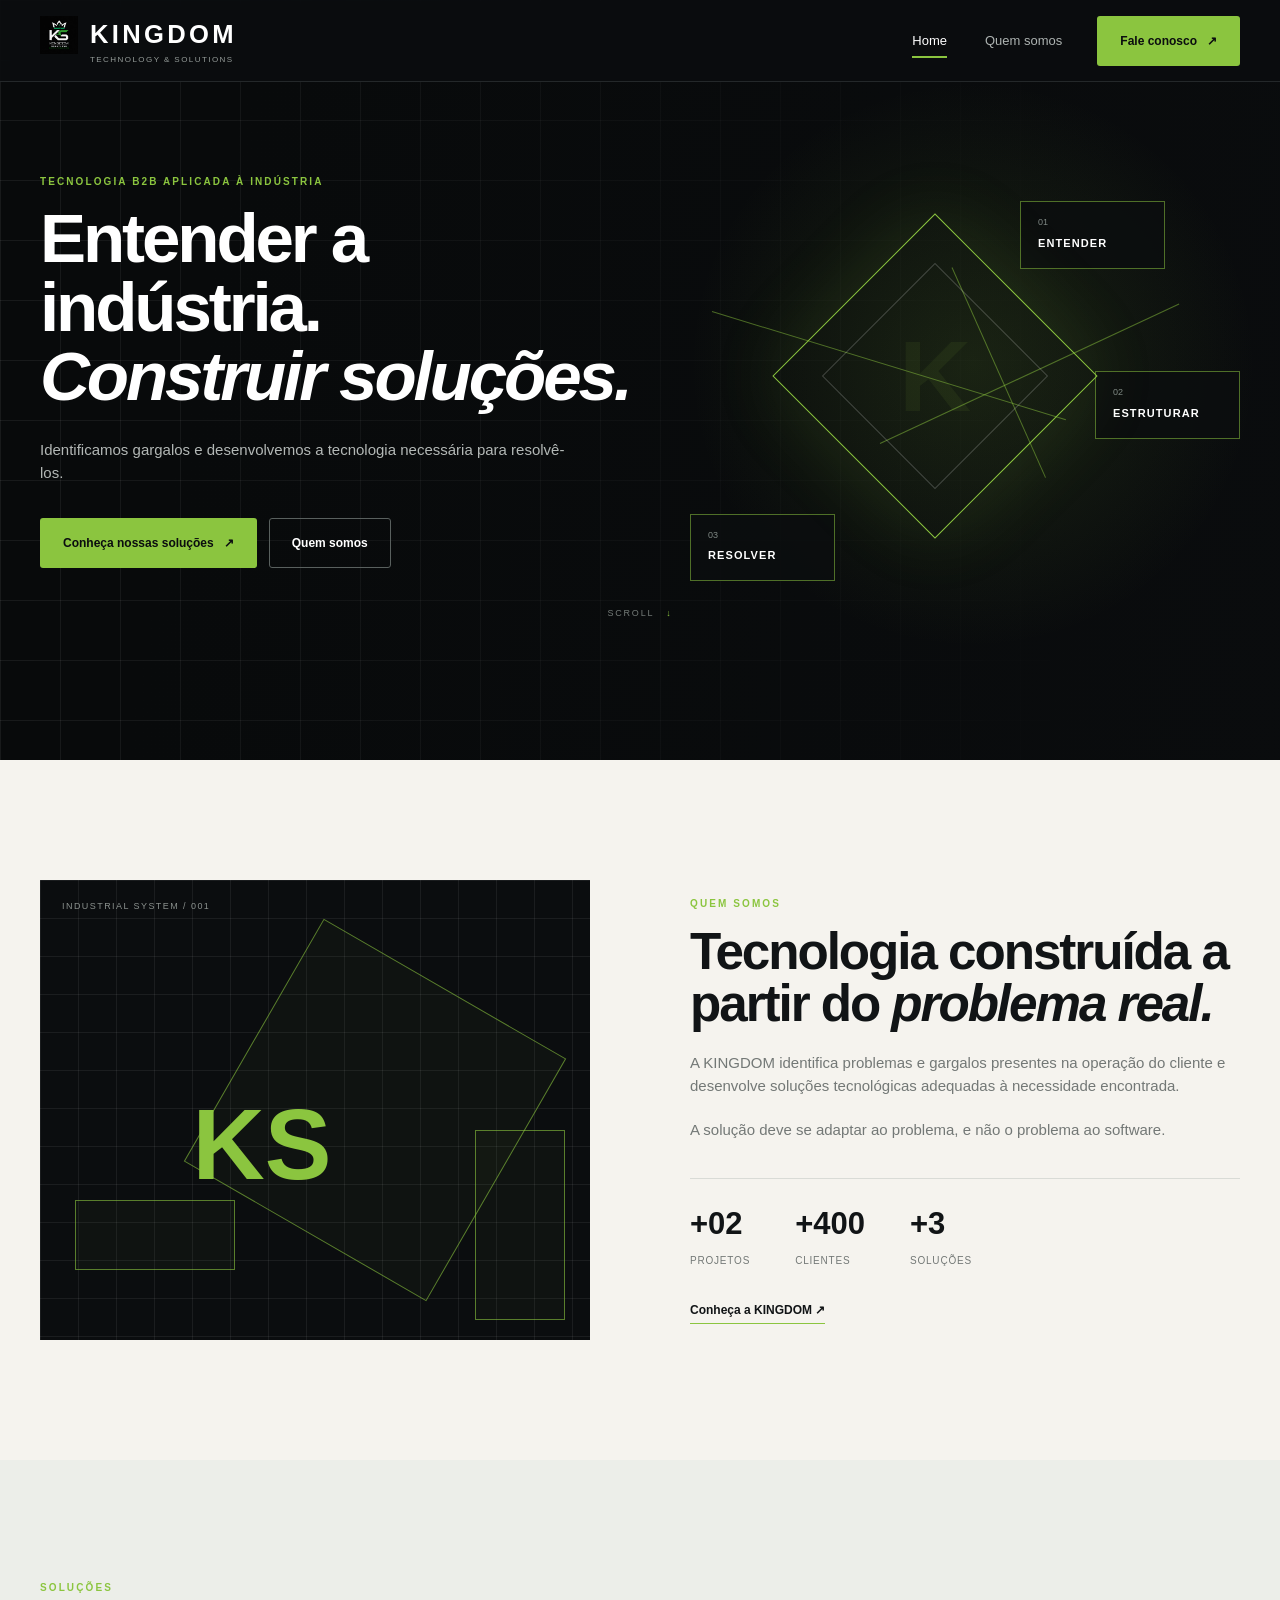
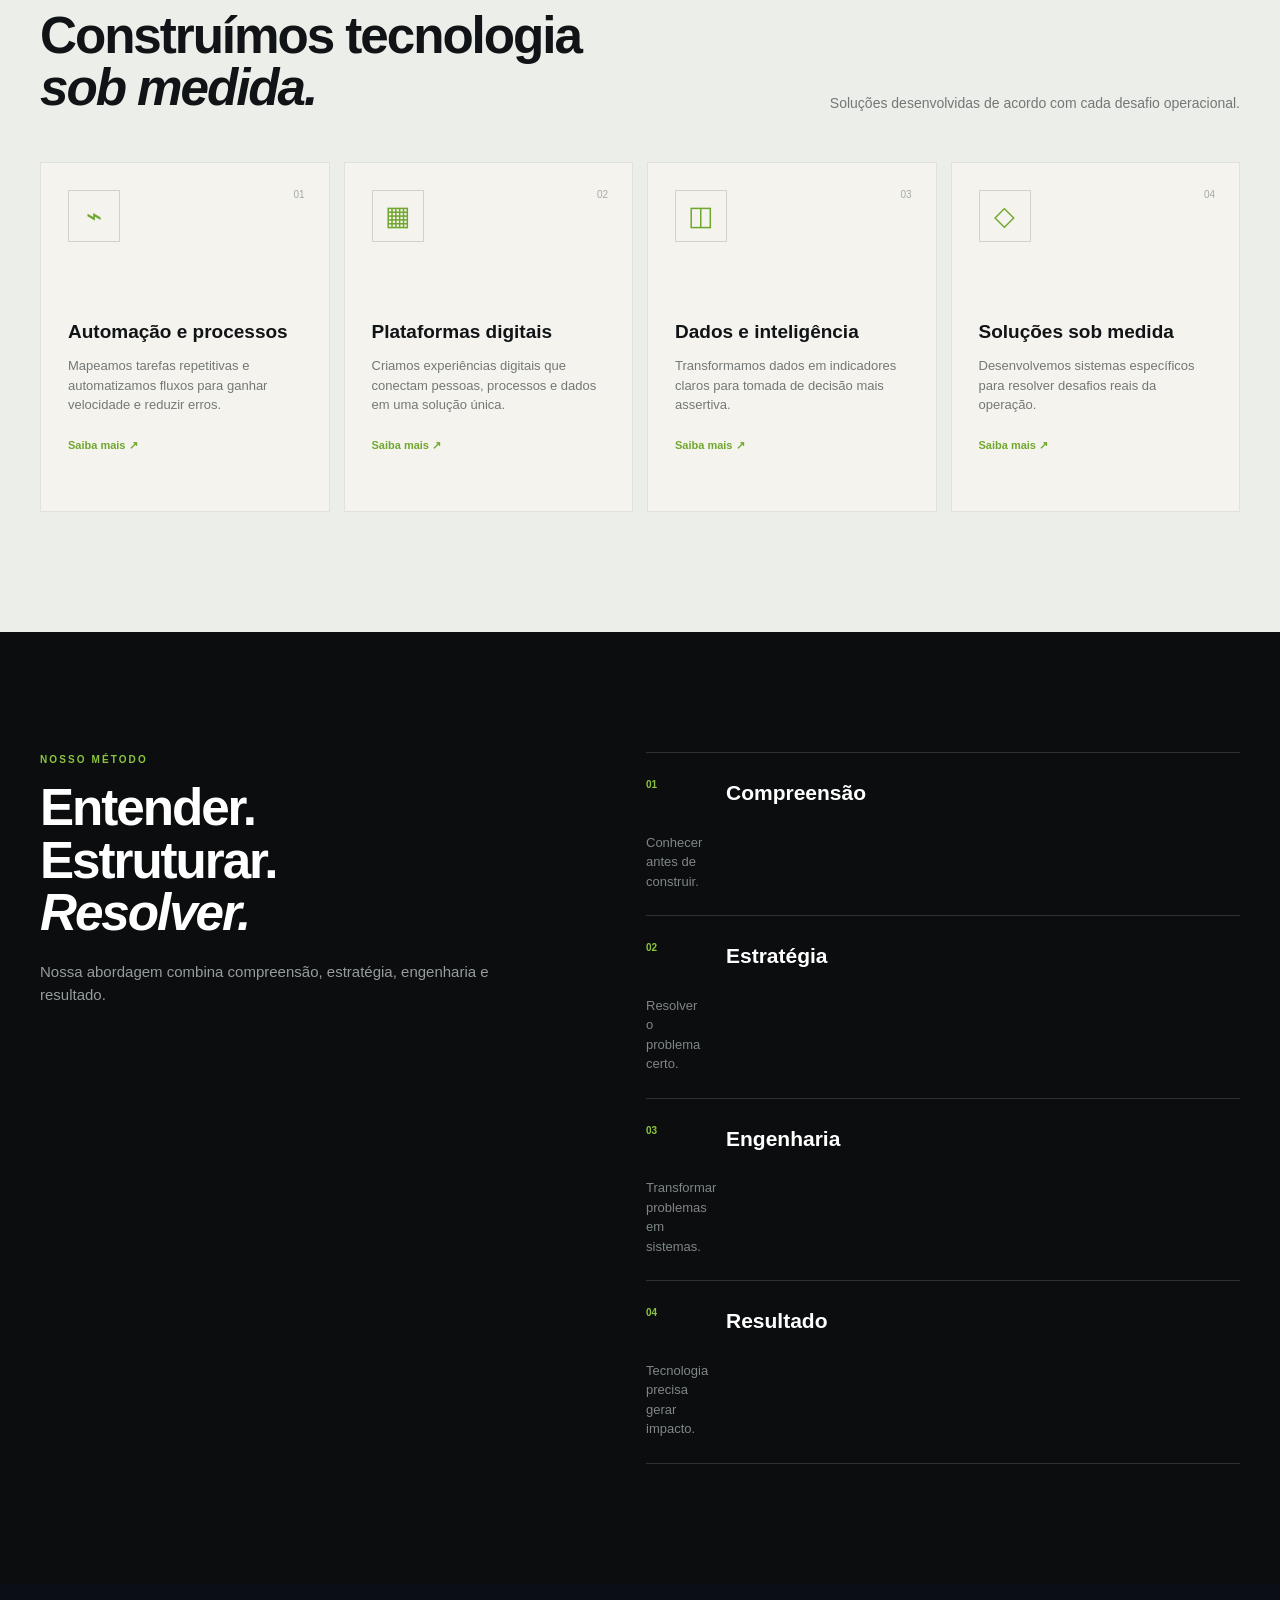
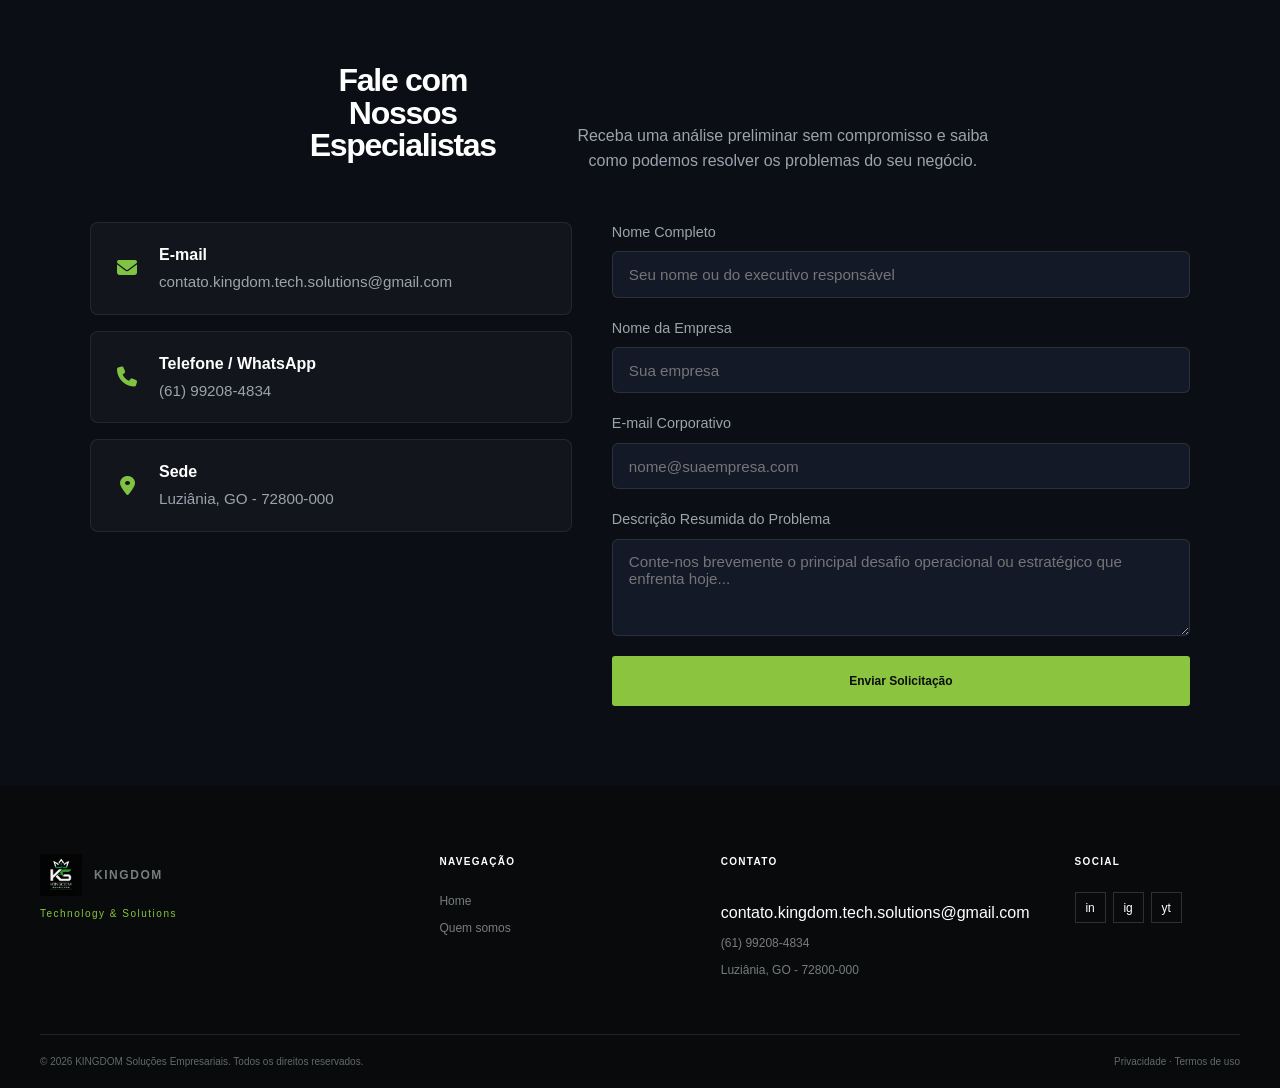
<file: index.html>
<!doctype html>
<html lang="pt-BR">
<head>
  <meta charset="utf-8">
  <meta name="viewport" content="width=device-width, initial-scale=1">
  <title>KINGDOM — Technology & Solutions</title>
  <meta name="description" content="KINGDOM Technology & Solutions — tecnologia B2B aplicada à indústria. Identificamos gargalos operacionais e desenvolvemos soluções sob medida em automação, plataformas digitais e dados.">
  <meta name="robots" content="index, follow">
  <meta name="theme-color" content="#0b0d0f">
  <!-- TODO: confirmar o domínio final de produção antes de publicar e trocar os placeholders abaixo -->
  <link rel="canonical" href="https://www.kingdom.com.br/index.html">
  <meta property="og:type" content="website">
  <meta property="og:locale" content="pt_BR">
  <meta property="og:site_name" content="KINGDOM Technology & Solutions">
  <meta property="og:title" content="KINGDOM — Technology & Solutions">
  <meta property="og:description" content="Tecnologia B2B aplicada à indústria: automação, plataformas digitais, dados e soluções sob medida.">
  <meta property="og:url" content="https://www.kingdom.com.br/index.html">
  <!-- Imagem provisória (240×251) — recomenda-se produzir uma arte 1200×630 dedicada para compartilhamento social -->
  <meta property="og:image" content="https://www.kingdom.com.br/src/resources/img/logotipo.png">
  <meta name="twitter:card" content="summary">
  <meta name="twitter:title" content="KINGDOM — Technology & Solutions">
  <meta name="twitter:description" content="Tecnologia B2B aplicada à indústria: automação, plataformas digitais, dados e soluções sob medida.">

  <link rel="icon" type="image/png" href="src/resources/img/logotipo.png" sizes="32x32">
  <link rel="apple-touch-icon" href="src/resources/img/apple-touch-icon.png">

  <link rel="preconnect" href="https://cdnjs.cloudflare.com" crossorigin>
  <link rel="stylesheet" href="src/styles/style.css">
  <link rel="stylesheet" href="https://cdnjs.cloudflare.com/ajax/libs/font-awesome/6.5.1/css/all.min.css">

  <script type="application/ld+json">
  {
    "@context": "https://schema.org",
    "@type": "Organization",
    "name": "KINGDOM Technology & Solutions",
    "description": "Empresa de tecnologia B2B aplicada à indústria, especializada em automação, plataformas digitais e dados.",
    "logo": "src/resources/img/logotipo.png",
    "email": "mailto:contato@kingdomsolutions.com",
    "telephone": "+55-11-99999-8888",
    "areaServed": "BR"
  }
  </script>
</head>
<body>
<header class="header">
  <div class="container nav">
    <a class="brand" href="index.html" aria-label="KINGDOM Technology & Solutions — página inicial">
      <picture>
        <source srcset="src/resources/img/logotipo.png" type="image/webp">
        <img class="brand-mark" src="src/resources/img/logotipo.png" width="240" height="251" alt="" loading="eager" decoding="async">
      </picture>
      <span class="wordmark">KINGDOM</span>
      <small>TECHNOLOGY &amp; SOLUTIONS</small>
    </a>
    <button class="menu" type="button" aria-label="Abrir menu" aria-expanded="false" aria-controls="menu-principal">
      <span></span><span></span><span></span>
    </button>
    <nav id="menu-principal" class="links" aria-label="Navegação principal">
      <a class="active" href="index.html">Home</a>
      <a href="quem-somos.html">Quem somos</a>
    </nav>
    <a class="button button-accent header-button" href="#contato">Fale conosco <b>↗</b></a>
  </div>
</header>

<main>
  <section class="hero">
    <div class="hero-grid"></div>
    <div class="container hero-layout">
      <div class="hero-copy reveal">
        <p class="kicker">TECNOLOGIA B2B APLICADA À INDÚSTRIA</p>
        <h1>Entender a indústria.<br><em>Construir soluções.</em></h1>
        <p class="lead">Identificamos gargalos e desenvolvemos a tecnologia necessária para resolvê-los.</p>
        <div class="actions">
          <a class="button button-accent" href="#solucoes">Conheça nossas soluções <b>↗</b></a>
          <a class="button button-outline" href="quem-somos.html">Quem somos</a>
        </div>
      </div>
      <div class="hero-art reveal" aria-hidden="true">
        <div class="wire wire-a"></div><div class="wire wire-b"></div><div class="wire wire-c"></div>
        <div class="module m1"><small>01</small><b>ENTENDER</b></div>
        <div class="module m2"><small>02</small><b>ESTRUTURAR</b></div>
        <div class="module m3"><small>03</small><b>RESOLVER</b></div>
        <div class="core"><span>K</span></div>
      </div>
    </div>
    <div class="scroll">SCROLL <span>↓</span></div>
  </section>

  <section class="section about">
    <div class="container split">
      <div class="diagram reveal" aria-hidden="true">
        <span>INDUSTRIAL SYSTEM / 001</span>
        <div class="d-grid"></div>
        <div class="d-shape d1"></div>
        <div class="d-shape d2"></div>
        <div class="d-shape d3"></div>
        <strong>KS</strong>
      </div>
      <div class="reveal">
        <p class="kicker">QUEM SOMOS</p>
        <h2>Tecnologia construída a partir do <em>problema real.</em></h2>
        <p class="copy">A KINGDOM identifica problemas e gargalos presentes na operação do cliente e desenvolve soluções tecnológicas adequadas à necessidade encontrada.</p>
        <p class="copy">A solução deve se adaptar ao problema, e não o problema ao software.</p>
        <div class="stats">
          <div><b>+02</b><span>Projetos</span></div>
          <div><b>+400</b><span>Clientes</span></div>
          <div><b>+3</b><span>Soluções</span></div>
        </div>
        <a class="text-link" href="quem-somos.html">Conheça a KINGDOM <b>↗</b></a>
      </div>
    </div>
  </section>

  <section class="section solutions" id="solucoes">
    <div class="container">
      <div class="section-head reveal">
        <div>
          <p class="kicker">SOLUÇÕES</p>
          <h2>Construímos tecnologia<br><em>sob medida.</em></h2>
        </div>
        <p>Soluções desenvolvidas de acordo com cada desafio operacional.</p>
      </div>
      <div class="cards">
        <article class="card reveal"><span>01</span><i>⌁</i><h3>Automação e processos</h3><p>Mapeamos tarefas repetitivas e automatizamos fluxos para ganhar velocidade e reduzir erros.</p><a href="#contato">Saiba mais ↗</a></article>
        <article class="card reveal"><span>02</span><i>▦</i><h3>Plataformas digitais</h3><p>Criamos experiências digitais que conectam pessoas, processos e dados em uma solução única.</p><a href="#contato">Saiba mais ↗</a></article>
        <article class="card reveal"><span>03</span><i>◫</i><h3>Dados e inteligência</h3><p>Transformamos dados em indicadores claros para tomada de decisão mais assertiva.</p><a href="#contato">Saiba mais ↗</a></article>
        <article class="card reveal"><span>04</span><i>◇</i><h3>Soluções sob medida</h3><p>Desenvolvemos sistemas específicos para resolver desafios reais da operação.</p><a href="#contato">Saiba mais ↗</a></article>
      </div>
    </div>
  </section>

  <section class="section method">
    <div class="container method-grid">
      <div class="reveal">
        <p class="kicker">NOSSO MÉTODO</p>
        <h2>Entender.<br>Estruturar.<br><em>Resolver.</em></h2>
        <p class="copy dark-copy">Nossa abordagem combina compreensão, estratégia, engenharia e resultado.</p>
      </div>
      <div class="steps reveal">
        <div><b>01</b><h3>Compreensão</h3><p>Conhecer antes de construir.</p></div>
        <div><b>02</b><h3>Estratégia</h3><p>Resolver o problema certo.</p></div>
        <div><b>03</b><h3>Engenharia</h3><p>Transformar problemas em sistemas.</p></div>
        <div><b>04</b><h3>Resultado</h3><p>Tecnologia precisa gerar impacto.</p></div>
      </div>
    </div>
  </section>

  <section id="contato" class="section reveal">
    <div class="container">
      <div class="section-head">
        <h2>Fale com Nossos Especialistas</h2>
        <p>Receba uma análise preliminar sem compromisso e saiba como podemos resolver os problemas do seu negócio.</p>
      </div>

      <div class="contact-grid">
        <div class="contact-info">
          <div class="info-item">
            <i class="fa-solid fa-envelope" aria-hidden="true"></i>
            <div>
              <h4>E-mail</h4>
              <p>contato.kingdom.tech.solutions@gmail.com</p>
            </div>
          </div>
          <div class="info-item">
            <i class="fa-solid fa-phone" aria-hidden="true"></i>
            <div>
              <h4>Telefone / WhatsApp</h4>
                <p>(61) 99208-4834
            </div> 
          </div>
          <div class="info-item">
            <i class="fa-solid fa-location-dot" aria-hidden="true"></i>
            <div>
              <h4>Sede</h4>
                <p>Luziânia, GO - 72800-000</p>
            </div>
          </div>
        </div>

        <form onsubmit="event.preventDefault(); alert('Mensagem enviada com sucesso! A equipe KINGDOM entrará em contato.');">
          <div class="form-group">
            <label for="nome">Nome Completo</label>
            <input type="text" id="nome" name="nome" autocomplete="name" placeholder="Seu nome ou do executivo responsável" required>
          </div>
          <div class="form-group">
            <label for="empresa">Nome da Empresa</label>
            <input type="text" id="empresa" name="empresa" autocomplete="organization" placeholder="Sua empresa" required>
          </div>
          <div class="form-group">
            <label for="email">E-mail Corporativo</label>
            <input type="email" id="email" name="email" autocomplete="email" placeholder="nome@suaempresa.com" required>
          </div>
          <div class="form-group">
            <label for="mensagem">Descrição Resumida do Problema</label>
            <textarea id="mensagem" name="mensagem" rows="4" placeholder="Conte-nos brevemente o principal desafio operacional ou estratégico que enfrenta hoje..." required></textarea>
          </div>
          <button type="submit" class="button button-accent" style="width: 100%; border: none; cursor: pointer;">Enviar Solicitação</button>
        </form>
      </div>
    </div>
  </section>
</main>

<footer class="footer">
  <div class="container footer-grid">
    <div>
      <a class="brand footer-brand" href="index.html" aria-label="KINGDOM Technology & Solutions — página inicial">
        <picture>
          <source srcset="src/resources/img/logotipo.png" type="image/webp">
          <img class="brand-mark" src="src/resources/img/logotipo.png" width="240" height="251" alt="" loading="lazy" decoding="async">
        </picture>
        <span class="wordmark">KINGDOM</span>
      </a>
      <p>Technology &amp; Solutions</p>
    </div>
    <div>
      <h4>Navegação</h4>
      <a href="index.html">Home</a>
      <a href="quem-somos.html">Quem somos</a>
    </div>
    <div>
      <h4>Contato</h4>
      <a href="mailto:contato@kingdomsolutions.com"></a>contato.kingdom.tech.solutions@gmail.com</a>
      <span>(61) 99208-4834
</span>
      <span>Luziânia, GO - 72800-000</span>
    </div>
    <div>
      <h4>Social</h4>
      <div class="social">
        <a href="#" aria-label="LinkedIn">in</a>
        <a href="#" aria-label="Instagram">ig</a>
        <a href="#" aria-label="YouTube">yt</a>
      </div>
    </div>
  </div>
  <div class="container footer-bottom">
    <span>&copy; 2026 KINGDOM Soluções Empresariais. Todos os direitos reservados.</span>
    <span>Privacidade · Termos de uso</span>
  </div>
</footer>

<script src="src/js/main.js" defer></script>
</body>
</html>
</file>
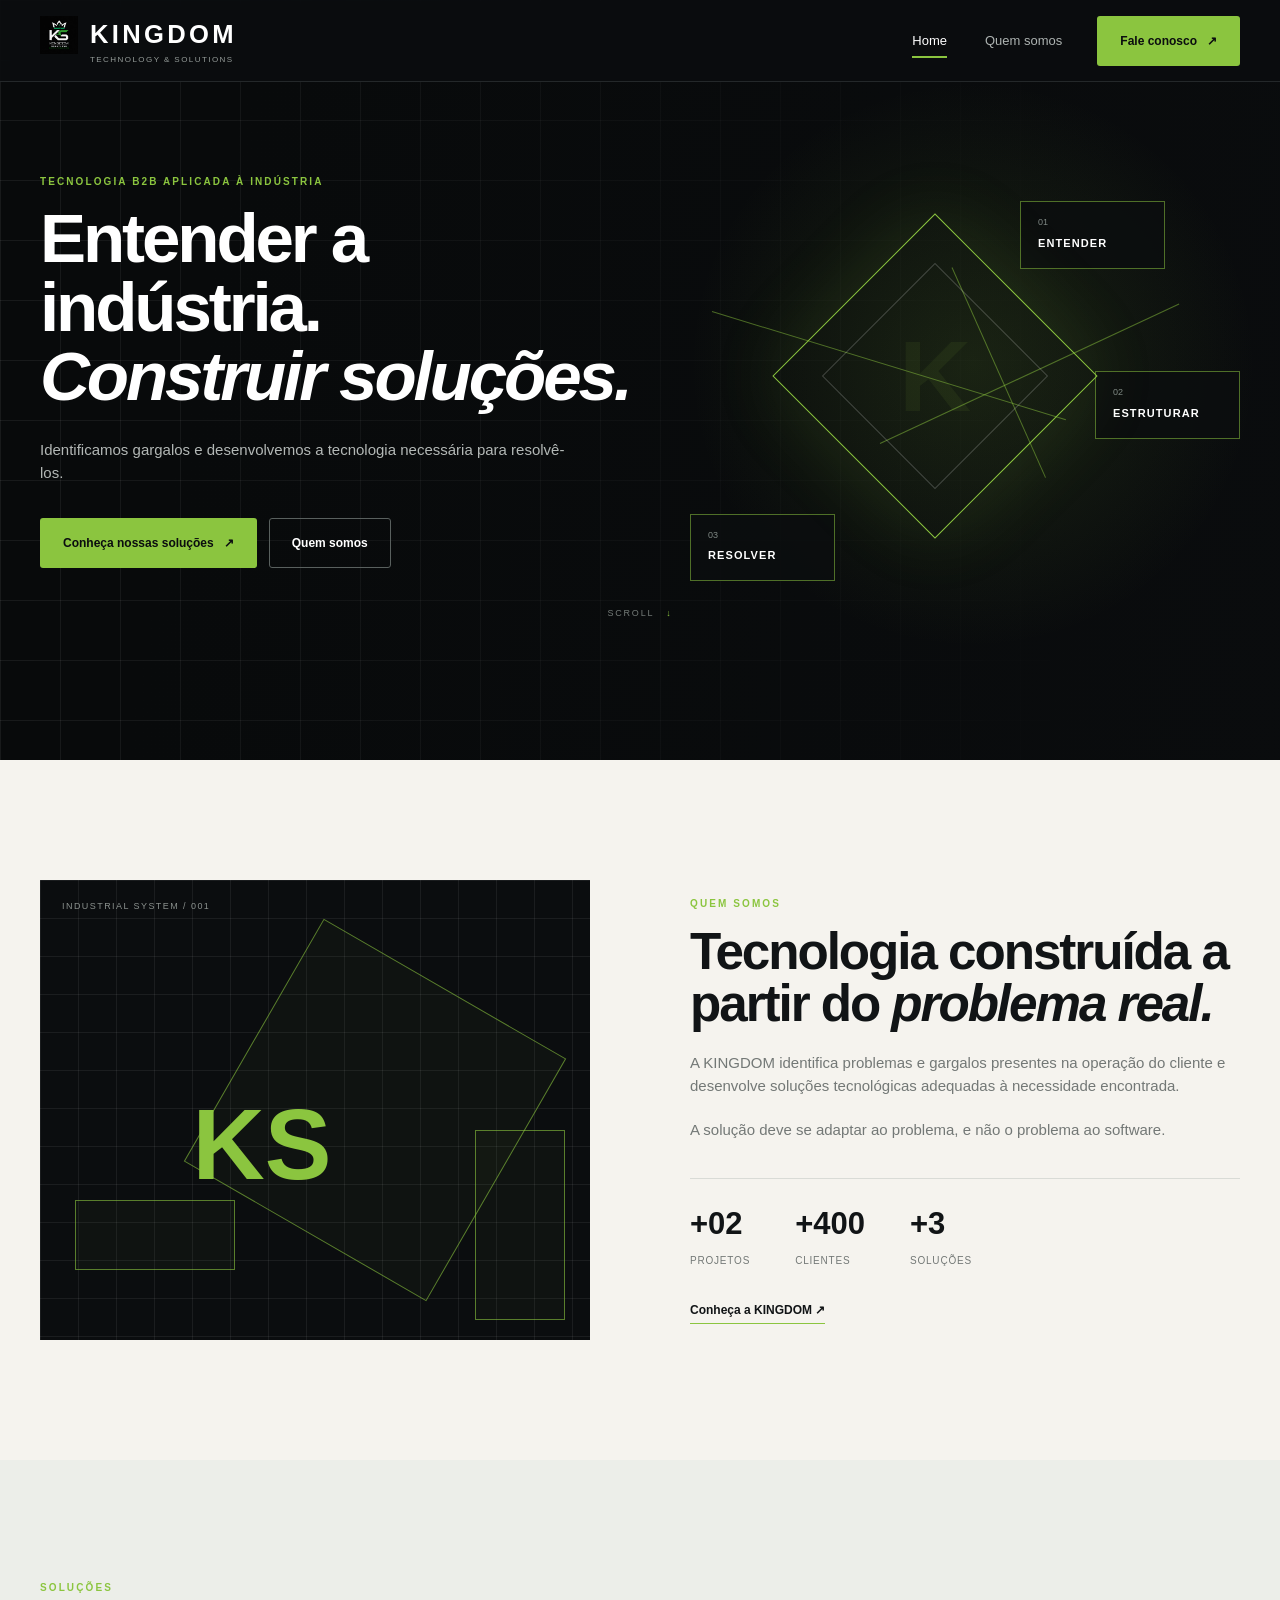
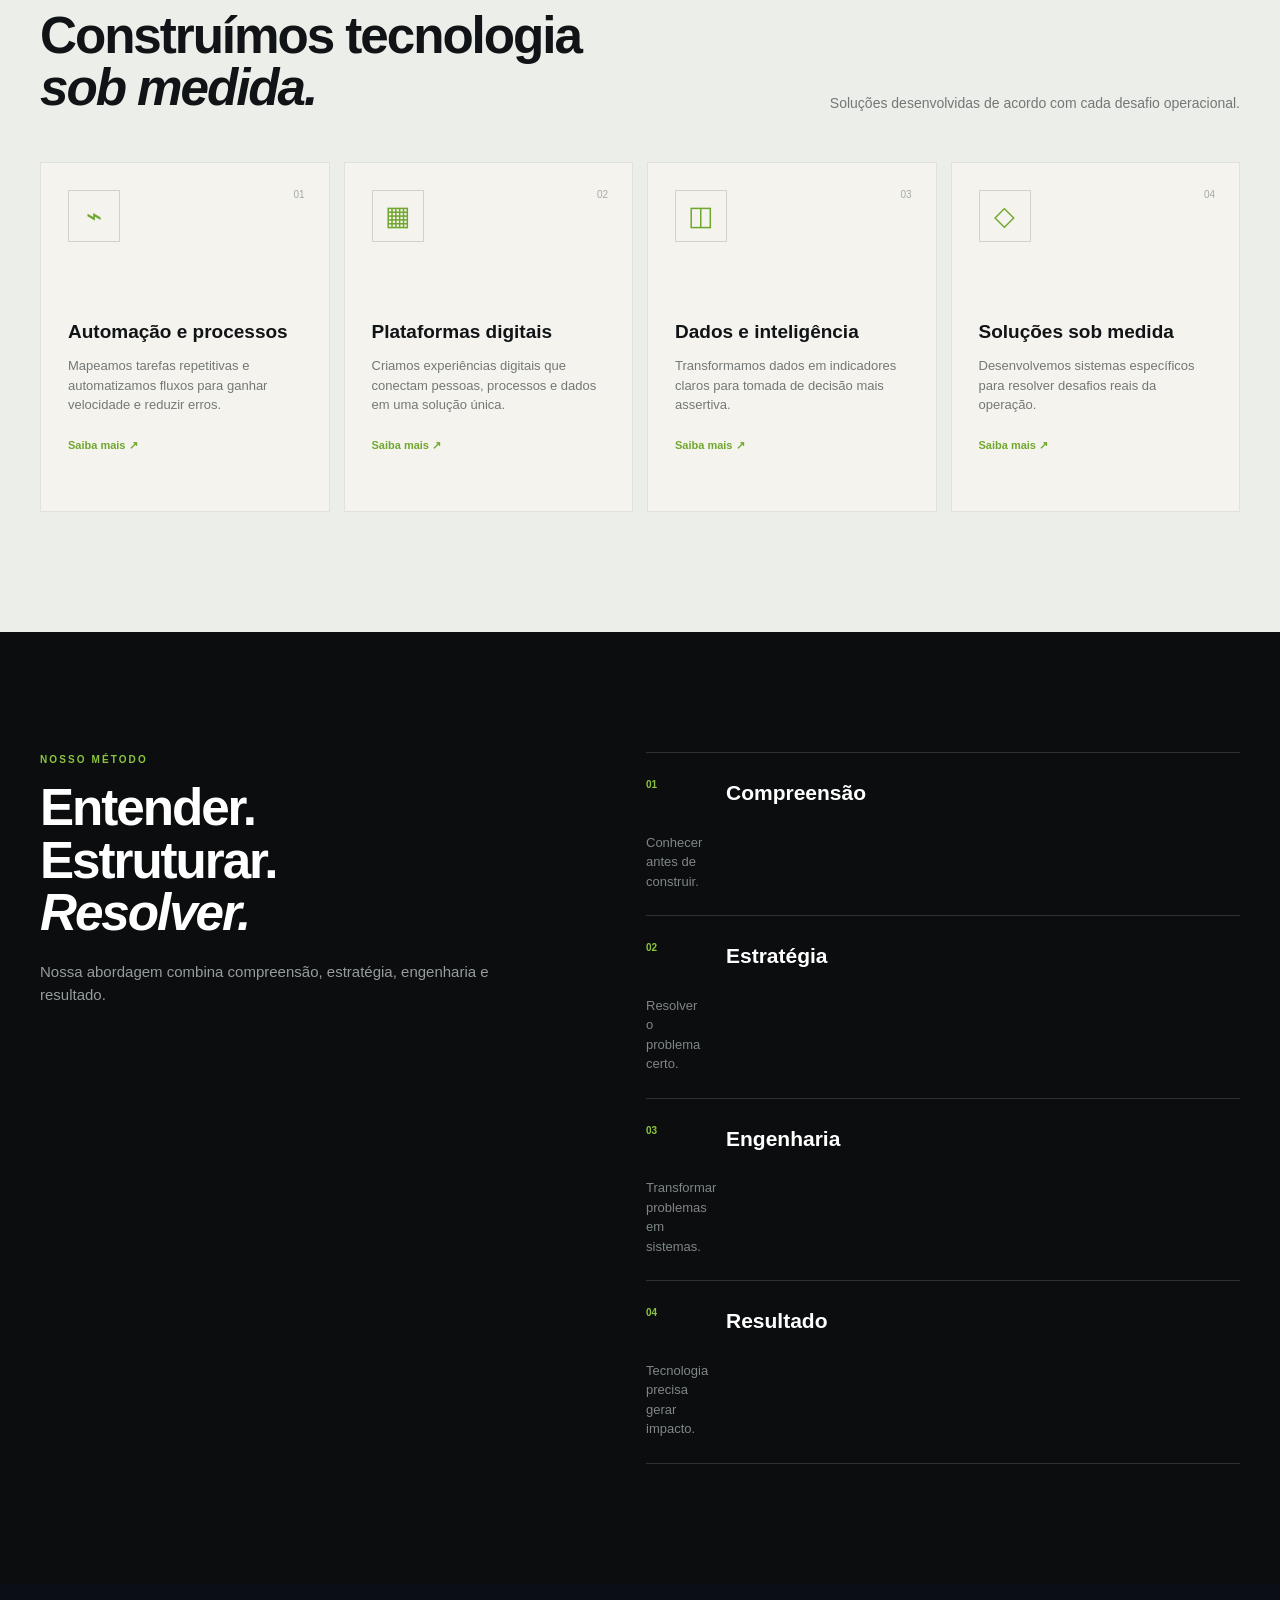
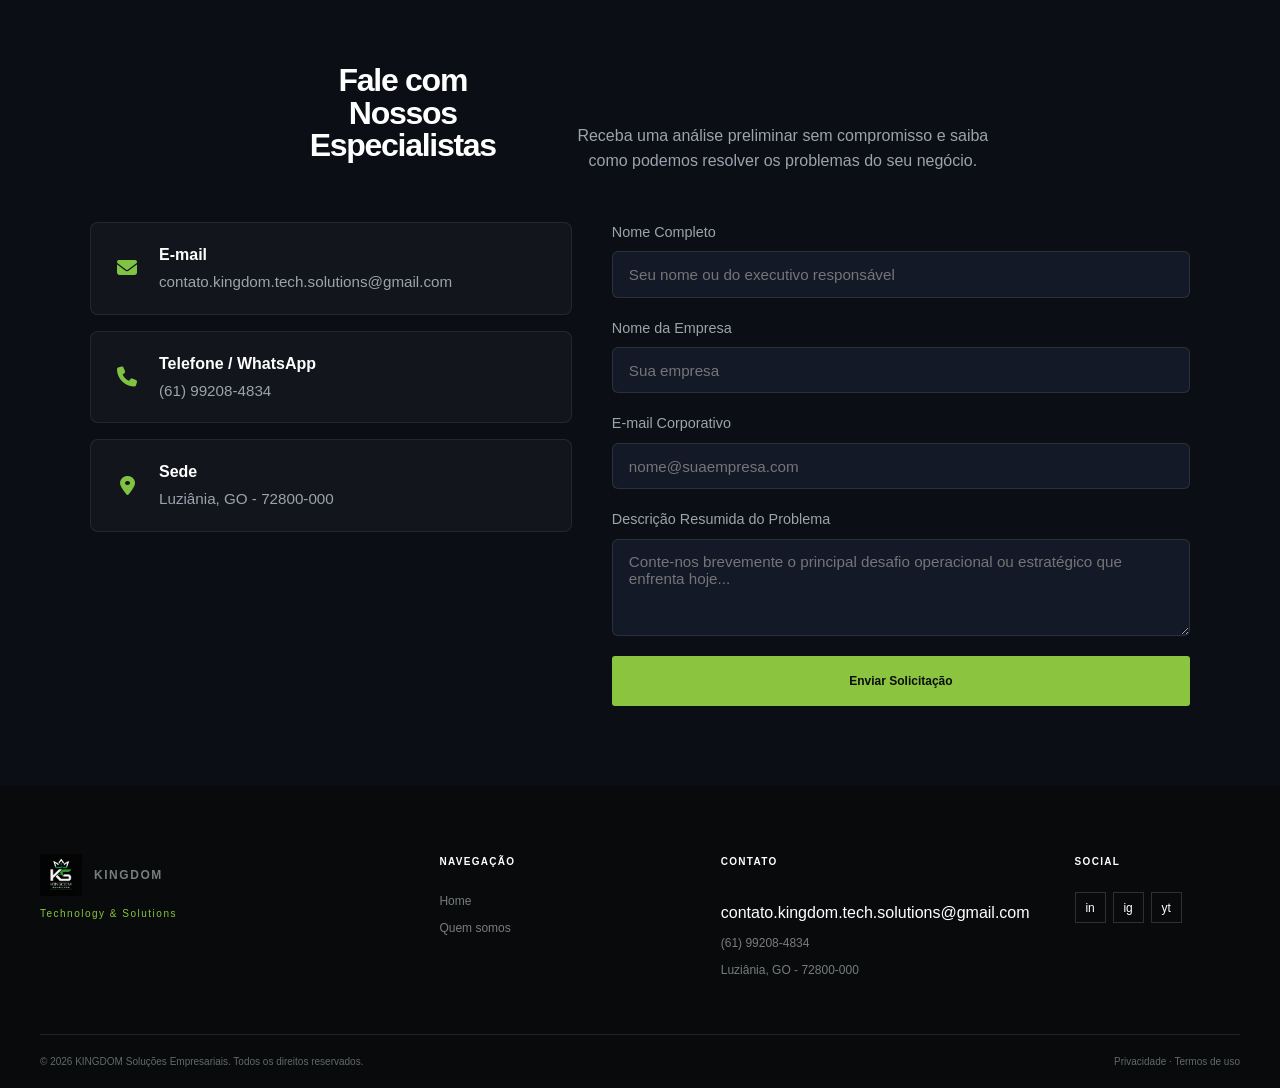
<file: institucional-kingdom-main/index.html>
<!doctype html>
<html lang="pt-BR">
<head>
  <meta charset="utf-8">
  <meta name="viewport" content="width=device-width, initial-scale=1">
  <title>KINGDOM — Technology & Solutions</title>
  <meta name="description" content="KINGDOM Technology & Solutions — tecnologia B2B aplicada à indústria. Identificamos gargalos operacionais e desenvolvemos soluções sob medida em automação, plataformas digitais e dados.">
  <meta name="robots" content="index, follow">
  <meta name="theme-color" content="#0b0d0f">
  <!-- TODO: confirmar o domínio final de produção antes de publicar e trocar os placeholders abaixo -->
  <link rel="canonical" href="https://www.kingdom.com.br/index.html">
  <meta property="og:type" content="website">
  <meta property="og:locale" content="pt_BR">
  <meta property="og:site_name" content="KINGDOM Technology & Solutions">
  <meta property="og:title" content="KINGDOM — Technology & Solutions">
  <meta property="og:description" content="Tecnologia B2B aplicada à indústria: automação, plataformas digitais, dados e soluções sob medida.">
  <meta property="og:url" content="https://www.kingdom.com.br/index.html">
  <!-- Imagem provisória (240×251) — recomenda-se produzir uma arte 1200×630 dedicada para compartilhamento social -->
  <meta property="og:image" content="https://www.kingdom.com.br/src/resources/img/logotipo.png">
  <meta name="twitter:card" content="summary">
  <meta name="twitter:title" content="KINGDOM — Technology & Solutions">
  <meta name="twitter:description" content="Tecnologia B2B aplicada à indústria: automação, plataformas digitais, dados e soluções sob medida.">

  <link rel="icon" type="image/png" href="src/resources/img/logotipo.png" sizes="32x32">
  <link rel="apple-touch-icon" href="src/resources/img/apple-touch-icon.png">

  <link rel="preconnect" href="https://cdnjs.cloudflare.com" crossorigin>
  <link rel="stylesheet" href="src/styles/style.css">
  <link rel="stylesheet" href="https://cdnjs.cloudflare.com/ajax/libs/font-awesome/6.5.1/css/all.min.css">

  <script type="application/ld+json">
  {
    "@context": "https://schema.org",
    "@type": "Organization",
    "name": "KINGDOM Technology & Solutions",
    "description": "Empresa de tecnologia B2B aplicada à indústria, especializada em automação, plataformas digitais e dados.",
    "logo": "src/resources/img/logotipo.png",
    "email": "mailto:contato@kingdomsolutions.com",
    "telephone": "+55-11-99999-8888",
    "areaServed": "BR"
  }
  </script>
</head>
<body>
<header class="header">
  <div class="container nav">
    <a class="brand" href="index.html" aria-label="KINGDOM Technology & Solutions — página inicial">
      <picture>
        <source srcset="src/resources/img/logotipo.png" type="image/webp">
        <img class="brand-mark" src="src/resources/img/logotipo.png" width="240" height="251" alt="" loading="eager" decoding="async">
      </picture>
      <span class="wordmark">KINGDOM</span>
      <small>TECHNOLOGY &amp; SOLUTIONS</small>
    </a>
    <button class="menu" type="button" aria-label="Abrir menu" aria-expanded="false" aria-controls="menu-principal">
      <span></span><span></span><span></span>
    </button>
    <nav id="menu-principal" class="links" aria-label="Navegação principal">
      <a class="active" href="index.html">Home</a>
      <a href="quem-somos.html">Quem somos</a>
    </nav>
    <a class="button button-accent header-button" href="#contato">Fale conosco <b>↗</b></a>
  </div>
</header>

<main>
  <section class="hero">
    <div class="hero-grid"></div>
    <div class="container hero-layout">
      <div class="hero-copy reveal">
        <p class="kicker">TECNOLOGIA B2B APLICADA À INDÚSTRIA</p>
        <h1>Entender a indústria.<br><em>Construir soluções.</em></h1>
        <p class="lead">Identificamos gargalos e desenvolvemos a tecnologia necessária para resolvê-los.</p>
        <div class="actions">
          <a class="button button-accent" href="#solucoes">Conheça nossas soluções <b>↗</b></a>
          <a class="button button-outline" href="quem-somos.html">Quem somos</a>
        </div>
      </div>
      <div class="hero-art reveal" aria-hidden="true">
        <div class="wire wire-a"></div><div class="wire wire-b"></div><div class="wire wire-c"></div>
        <div class="module m1"><small>01</small><b>ENTENDER</b></div>
        <div class="module m2"><small>02</small><b>ESTRUTURAR</b></div>
        <div class="module m3"><small>03</small><b>RESOLVER</b></div>
        <div class="core"><span>K</span></div>
      </div>
    </div>
    <div class="scroll">SCROLL <span>↓</span></div>
  </section>

  <section class="section about">
    <div class="container split">
      <div class="diagram reveal" aria-hidden="true">
        <span>INDUSTRIAL SYSTEM / 001</span>
        <div class="d-grid"></div>
        <div class="d-shape d1"></div>
        <div class="d-shape d2"></div>
        <div class="d-shape d3"></div>
        <strong>KS</strong>
      </div>
      <div class="reveal">
        <p class="kicker">QUEM SOMOS</p>
        <h2>Tecnologia construída a partir do <em>problema real.</em></h2>
        <p class="copy">A KINGDOM identifica problemas e gargalos presentes na operação do cliente e desenvolve soluções tecnológicas adequadas à necessidade encontrada.</p>
        <p class="copy">A solução deve se adaptar ao problema, e não o problema ao software.</p>
        <div class="stats">
          <div><b>+02</b><span>Projetos</span></div>
          <div><b>+400</b><span>Clientes</span></div>
          <div><b>+3</b><span>Soluções</span></div>
        </div>
        <a class="text-link" href="quem-somos.html">Conheça a KINGDOM <b>↗</b></a>
      </div>
    </div>
  </section>

  <section class="section solutions" id="solucoes">
    <div class="container">
      <div class="section-head reveal">
        <div>
          <p class="kicker">SOLUÇÕES</p>
          <h2>Construímos tecnologia<br><em>sob medida.</em></h2>
        </div>
        <p>Soluções desenvolvidas de acordo com cada desafio operacional.</p>
      </div>
      <div class="cards">
        <article class="card reveal"><span>01</span><i>⌁</i><h3>Automação e processos</h3><p>Mapeamos tarefas repetitivas e automatizamos fluxos para ganhar velocidade e reduzir erros.</p><a href="#contato">Saiba mais ↗</a></article>
        <article class="card reveal"><span>02</span><i>▦</i><h3>Plataformas digitais</h3><p>Criamos experiências digitais que conectam pessoas, processos e dados em uma solução única.</p><a href="#contato">Saiba mais ↗</a></article>
        <article class="card reveal"><span>03</span><i>◫</i><h3>Dados e inteligência</h3><p>Transformamos dados em indicadores claros para tomada de decisão mais assertiva.</p><a href="#contato">Saiba mais ↗</a></article>
        <article class="card reveal"><span>04</span><i>◇</i><h3>Soluções sob medida</h3><p>Desenvolvemos sistemas específicos para resolver desafios reais da operação.</p><a href="#contato">Saiba mais ↗</a></article>
      </div>
    </div>
  </section>

  <section class="section method">
    <div class="container method-grid">
      <div class="reveal">
        <p class="kicker">NOSSO MÉTODO</p>
        <h2>Entender.<br>Estruturar.<br><em>Resolver.</em></h2>
        <p class="copy dark-copy">Nossa abordagem combina compreensão, estratégia, engenharia e resultado.</p>
      </div>
      <div class="steps reveal">
        <div><b>01</b><h3>Compreensão</h3><p>Conhecer antes de construir.</p></div>
        <div><b>02</b><h3>Estratégia</h3><p>Resolver o problema certo.</p></div>
        <div><b>03</b><h3>Engenharia</h3><p>Transformar problemas em sistemas.</p></div>
        <div><b>04</b><h3>Resultado</h3><p>Tecnologia precisa gerar impacto.</p></div>
      </div>
    </div>
  </section>

  <section id="contato" class="section reveal">
    <div class="container">
      <div class="section-head">
        <h2>Fale com Nossos Especialistas</h2>
        <p>Receba uma análise preliminar sem compromisso e saiba como podemos resolver os problemas do seu negócio.</p>
      </div>

      <div class="contact-grid">
        <div class="contact-info">
          <div class="info-item">
            <i class="fa-solid fa-envelope" aria-hidden="true"></i>
            <div>
              <h4>E-mail</h4>
              <p>contato.kingdom.tech.solutions@gmail.com</p>
            </div>
          </div>
          <div class="info-item">
            <i class="fa-solid fa-phone" aria-hidden="true"></i>
            <div>
              <h4>Telefone / WhatsApp</h4>
                <p>(61) 99208-4834
            </div> 
          </div>
          <div class="info-item">
            <i class="fa-solid fa-location-dot" aria-hidden="true"></i>
            <div>
              <h4>Sede</h4>
                <p>Luziânia, GO - 72800-000</p>
            </div>
          </div>
        </div>

        <form id="form-contato" novalidate>
          <div class="form-group">
            <label for="nome">Nome Completo</label>
            <input type="text" id="nome" name="nome" autocomplete="name" placeholder="Seu nome ou do executivo responsável" required>
          </div>
          <div class="form-group">
            <label for="empresa">Nome da Empresa</label>
            <input type="text" id="empresa" name="empresa" autocomplete="organization" placeholder="Sua empresa" required>
          </div>
          <div class="form-group">
            <label for="email">E-mail Corporativo</label>
            <input type="email" id="email" name="email" autocomplete="email" placeholder="nome@suaempresa.com" required>
          </div>
          <div class="form-group">
            <label for="mensagem">Descrição Resumida do Problema</label>
            <textarea id="mensagem" name="mensagem" rows="4" placeholder="Conte-nos brevemente o principal desafio operacional ou estratégico que enfrenta hoje..." required></textarea>
          </div>
          <button type="submit" class="button button-accent" style="width: 100%; border: none; cursor: pointer;">Enviar Solicitação</button>
        </form>
      </div>
    </div>
  </section>
</main>

<div id="modal-sucesso" class="modal" aria-hidden="true" role="dialog" aria-modal="true">
  <div class="modal-content">
    <button class="modal-close" type="button" aria-label="Fechar">×</button>
    <h3>Mensagem enviada com sucesso!</h3>
    <p>A equipe KINGDOM entrará em contato.</p>
  </div>
</div>

<footer class="footer">
  <div class="container footer-grid">
    <div>
      <a class="brand footer-brand" href="index.html" aria-label="KINGDOM Technology & Solutions — página inicial">
        <picture>
          <source srcset="src/resources/img/logotipo.png" type="image/webp">
          <img class="brand-mark" src="src/resources/img/logotipo.png" width="240" height="251" alt="" loading="lazy" decoding="async">
        </picture>
        <span class="wordmark">KINGDOM</span>
      </a>
      <p>Technology &amp; Solutions</p>
    </div>
    <div>
      <h4>Navegação</h4>
      <a href="index.html">Home</a>
      <a href="quem-somos.html">Quem somos</a>
    </div>
    <div>
      <h4>Contato</h4>
      <a href="mailto:contato@kingdomsolutions.com"></a>contato.kingdom.tech.solutions@gmail.com</a>
      <span>(61) 99208-4834
</span>
      <span>Luziânia, GO - 72800-000</span>
    </div>
    <div>
      <h4>Social</h4>
      <div class="social">
        <a href="#" aria-label="LinkedIn">in</a>
        <a href="#" aria-label="Instagram">ig</a>
        <a href="#" aria-label="YouTube">yt</a>
      </div>
    </div>
  </div>
  <div class="container footer-bottom">
    <span>&copy; 2026 KINGDOM Soluções Empresariais. Todos os direitos reservados.</span>
    <span>Privacidade · Termos de uso</span>
  </div>
</footer>

<script src="src/js/main.js" defer></script>
</body>
</html>
</file>
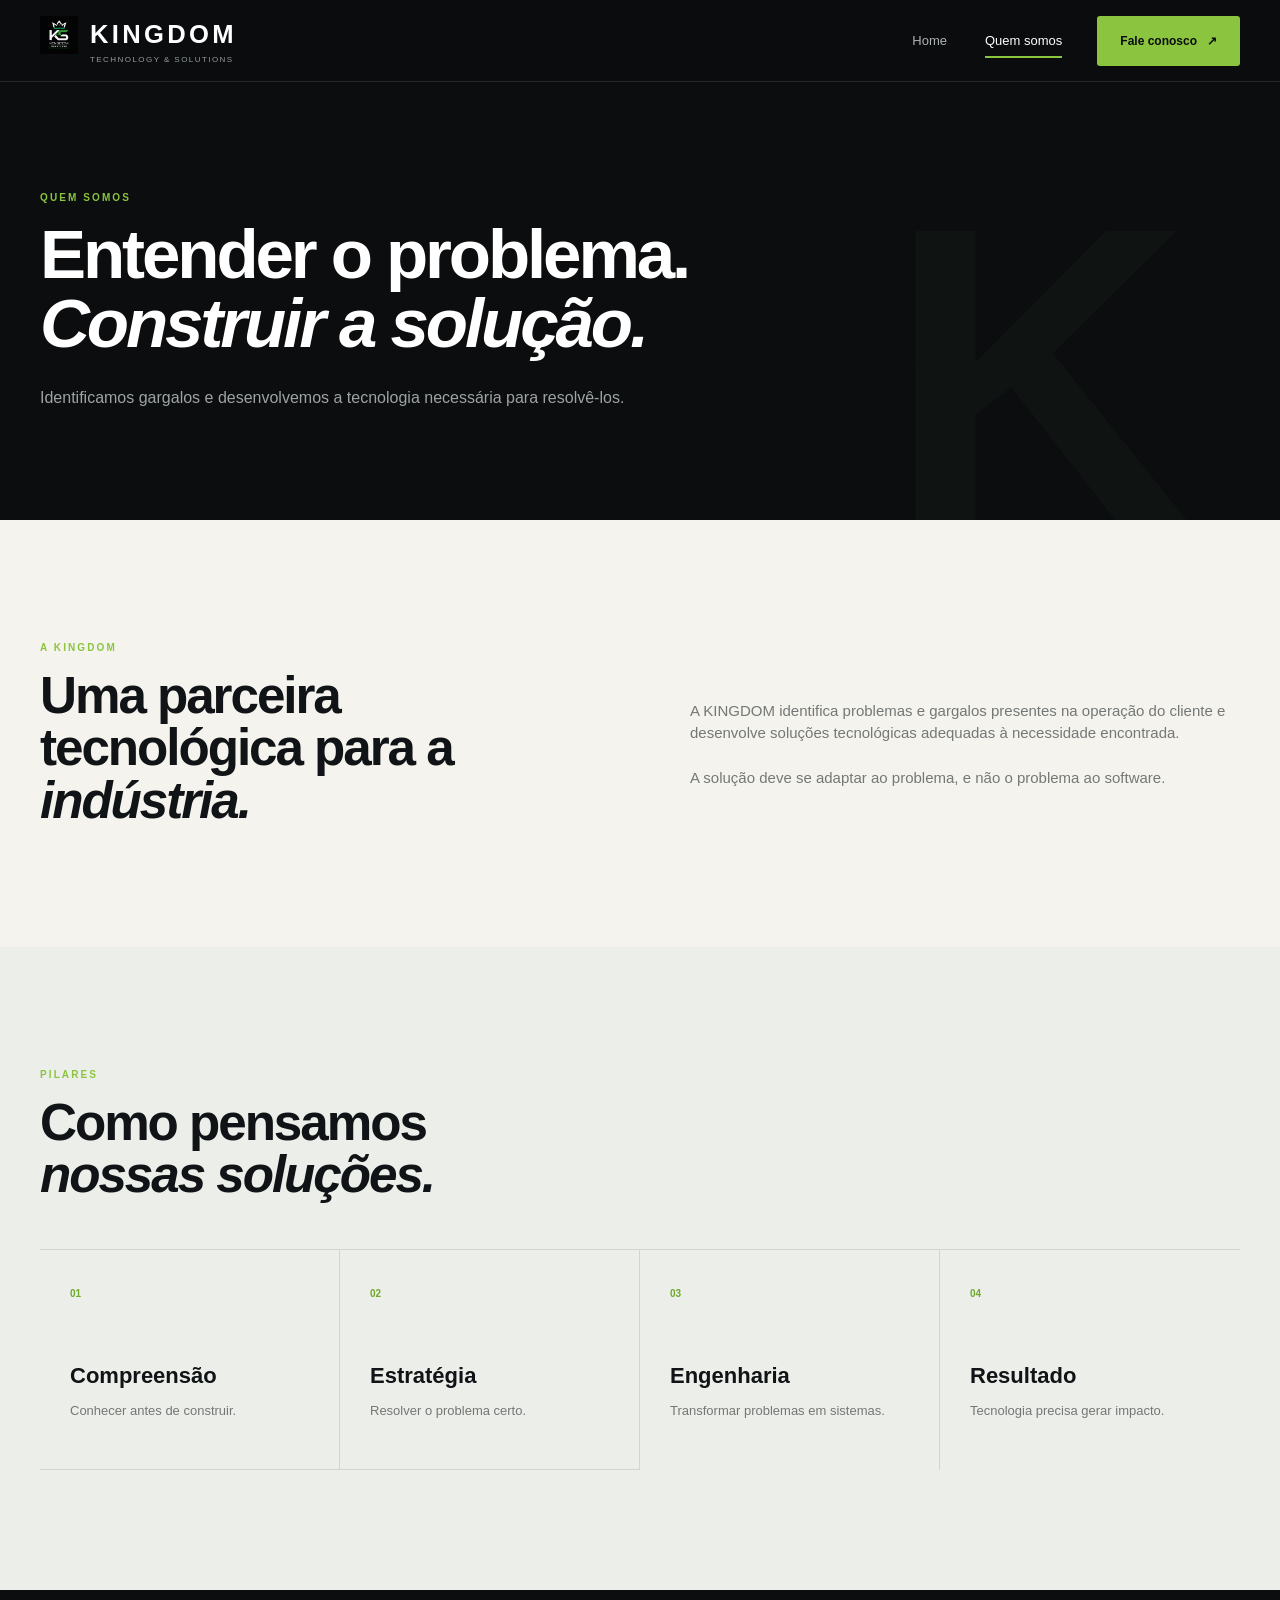
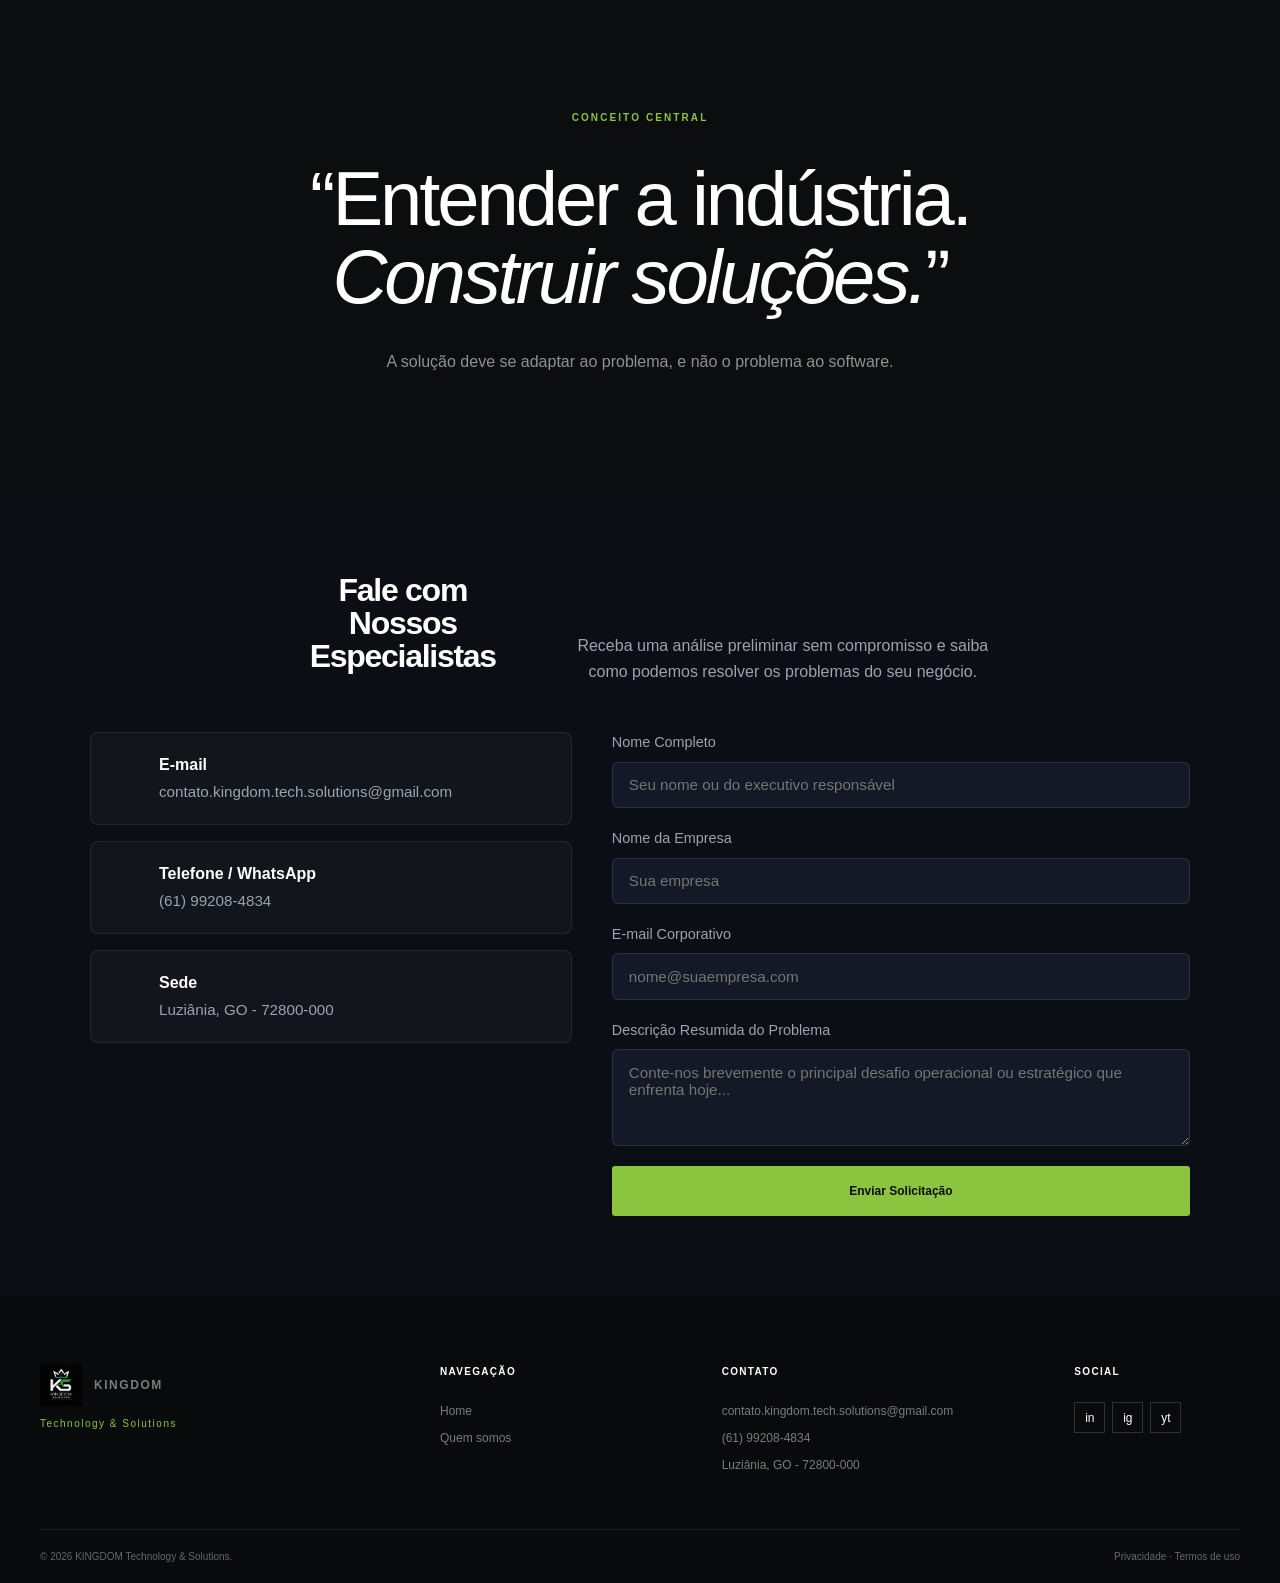
<file: quem-somos.html>
<!doctype html>
<html lang="pt-BR">

<head>
    <meta charset="utf-8">
    <meta name="viewport" content="width=device-width, initial-scale=1">
    <title>Quem somos — KINGDOM</title>
    <meta name="description"
        content="Conheça a KINGDOM Technology & Solutions: nossa filosofia de entender a indústria antes de construir soluções e os pilares do nosso método de trabalho.">
    <meta name="robots" content="index, follow">
    <meta name="theme-color" content="#0b0d0f">
    <!-- TODO: confirmar o domínio final de produção antes de publicar e trocar os placeholders abaixo -->
    <link rel="canonical" href="https://www.kingdom.com.br/quem-somos.html">
    <meta property="og:type" content="website">
    <meta property="og:locale" content="pt_BR">
    <meta property="og:site_name" content="KINGDOM Technology & Solutions">
    <meta property="og:title" content="Quem somos — KINGDOM">
    <meta property="og:description"
        content="A filosofia, os pilares e o método de trabalho por trás da KINGDOM Technology & Solutions.">
    <meta property="og:url" content="https://www.kingdom.com.br/quem-somos.html">
    <meta name="twitter:card" content="summary">
    <meta name="twitter:title" content="Quem somos — KINGDOM">
    <meta name="twitter:description"
        content="A filosofia, os pilares e o método de trabalho por trás da KINGDOM Technology & Solutions.">

    <link rel="icon" type="image/png" href="src/resources/img/logotipo.png" sizes="32x32">
    <link rel="apple-touch-icon" href="src/resources/img/apple-touch-icon.png">

    <link rel="stylesheet" href="src/styles/style.css">
</head>

<body>
    <header class="header">
        <div class="container nav">
            <a class="brand" href="index.html" aria-label="KINGDOM Technology & Solutions — página inicial">
                <picture>
                    <source srcset="src/resources/img/logotipo.png" type="image/webp">
                    <img class="brand-mark" src="src/resources/img/logotipo.png" width="240" height="251" alt=""
                        loading="eager" decoding="async">
                </picture>
                <span class="wordmark">KINGDOM</span>
                <small>TECHNOLOGY &amp; SOLUTIONS</small>
            </a>
            <button class="menu" type="button" aria-label="Abrir menu" aria-expanded="false"
                aria-controls="menu-principal">
                <span></span>
                <span></span>
                <span></span>
            </button>
            <nav id="menu-principal" class="links" aria-label="Navegação principal">
                <a href="index.html">Home</a>
                <a class="active" href="quem-somos.html">Quem somos</a>
            </nav>
            <a class="button button-accent header-button" href="index.html#contato">Fale conosco <b>↗</b></a>
        </div>
    </header>
    <main>
        <section class="inner-hero">
            <div class="container">
                <p class="kicker">QUEM SOMOS</p>
                <h1>Entender o problema.<br><em>Construir a solução.</em></h1>
                <p>Identificamos gargalos e desenvolvemos a tecnologia necessária para resolvê-los.</p>
            </div>
        </section>
        <section class="section about-detail">
            <div class="container split">
                <div class="reveal">
                    <p class="kicker">A KINGDOM</p>
                    <h2>Uma parceira tecnológica para a <em>indústria.</em></h2>
                </div>
                <div class="reveal">
                    <p class="copy">A KINGDOM identifica problemas e gargalos presentes na operação do cliente e
                        desenvolve soluções tecnológicas adequadas à necessidade encontrada.</p>
                    <p class="copy">A solução deve se adaptar ao problema, e não o problema ao software.</p>
                </div>
            </div>
        </section>
        <section class="section pillars">
            <div class="container">
                <div class="section-head reveal">
                    <div>
                        <p class="kicker">PILARES</p>
                        <h2>Como pensamos<br><em>nossas soluções.</em></h2>
                    </div>
                </div>
                <div class="pillar-grid">
                    <article class="pillar reveal"><b>01</b>
                        <h3>Compreensão</h3>
                        <p>Conhecer antes de construir.</p>
                    </article>
                    <article class="pillar reveal"><b>02</b>
                        <h3>Estratégia</h3>
                        <p>Resolver o problema certo.</p>
                    </article>
                    <article class="pillar reveal"><b>03</b>
                        <h3>Engenharia</h3>
                        <p>Transformar problemas em sistemas.</p>
                    </article>
                    <article class="pillar reveal"><b>04</b>
                        <h3>Resultado</h3>
                        <p>Tecnologia precisa gerar impacto.</p>
                    </article>
                </div>
            </div>
        </section>
        <section class="section philosophy">
            <div class="container philosophy-inner reveal">
                <p class="kicker">CONCEITO CENTRAL</p>
                <blockquote>“Entender a indústria.<br>
                    <em>Construir soluções.</em>”
                </blockquote>
                <p>A solução deve se adaptar ao problema, e não
                    o problema ao software.</p>
            </div>
        </section>
        <section id="contato" class="section reveal">
            <div class="container">
                <div class="section-head">
                    <h2>Fale com Nossos Especialistas</h2>
                    <p>Receba uma análise preliminar sem compromisso e saiba como podemos resolver os problemas do seu
                        negócio.</p>
                </div>

                <div class="contact-grid">
                    <div class="contact-info">
                        <div class="info-item">
                            <i class="fa-solid fa-envelope" aria-hidden="true"></i>
                            <div>
                                <h4>E-mail</h4>
                                <p>contato.kingdom.tech.solutions@gmail.com
</p>
                            </div>
                        </div>
                        <div class="info-item">
                            <i class="fa-solid fa-phone" aria-hidden="true"></i>
                            <div>
                                <h4>Telefone / WhatsApp</h4>
                                <p>(61) 99208-4834
</p>
                            </div>
                        </div>
                        <div class="info-item">
                            <i class="fa-solid fa-location-dot" aria-hidden="true"></i>
                            <div>
                                <h4>Sede</h4>
                                <p>Luziânia, GO - 72800-000</p>
                            </div>
                        </div>
                    </div>

                    <form
                        onsubmit="event.preventDefault(); alert('Mensagem enviada com sucesso! A equipe KINGDOM entrará em contato.');">
                        <div class="form-group">
                            <label for="nome">Nome Completo</label>
                            <input type="text" id="nome" name="nome" autocomplete="name"
                                placeholder="Seu nome ou do executivo responsável" required>
                        </div>
                        <div class="form-group">
                            <label for="empresa">Nome da Empresa</label>
                            <input type="text" id="empresa" name="empresa" autocomplete="organization"
                                placeholder="Sua empresa" required>
                        </div>
                        <div class="form-group">
                            <label for="email">E-mail Corporativo</label>
                            <input type="email" id="email" name="email" autocomplete="email"
                                placeholder="nome@suaempresa.com" required>
                        </div>
                        <div class="form-group">
                            <label for="mensagem">Descrição Resumida do Problema</label>
                            <textarea id="mensagem" name="mensagem" rows="4"
                                placeholder="Conte-nos brevemente o principal desafio operacional ou estratégico que enfrenta hoje..."
                                required></textarea>
                        </div>
                        <button type="submit" class="button button-accent"
                            style="width: 100%; border: none; cursor: pointer;">Enviar Solicitação</button>
                    </form>
                </div>
            </div>
        </section>
    </main>
    <footer class="footer">
        <div class="container footer-grid">
            <div>
                <a class="brand footer-brand" href="index.html"
                    aria-label="KINGDOM Technology & Solutions — página inicial">
                    <picture>
                        <source srcset="src/resources/img/logotipo.png" type="image/webp">
                        <img class="brand-mark" src="src/resources/img/logotipo.png" width="240" height="251" alt=""
                            loading="lazy" decoding="async">
                    </picture>
                    <span class="wordmark">KINGDOM</span>
                </a>
                <p>Technology &amp; Solutions</p>
            </div>
            <div>
                <h4>Navegação</h4><a href="index.html">Home</a><a href="quem-somos.html">Quem somos</a>
            </div>
            <div>
                <h4>Contato</h4><a href="mailto:contato@kingdom.com.br">contato.kingdom.tech.solutions@gmail.com</a><span>(61) 99208-4834
                    </span><span>Luziânia, GO - 72800-000</span>
            </div>
            <div>
                <h4>Social</h4>
                <div class="social"><a href="#">in</a><a href="#">ig</a><a href="#">yt</a></div>
            </div>
        </div>
        <div class="container footer-bottom"><span>© 2026 KINGDOM Technology &amp; Solutions.</span><span>Privacidade ·
                Termos de uso</span></div>
    </footer>
    <script src="src/js/main.js" defer></script>
</body>

</html>
</file>
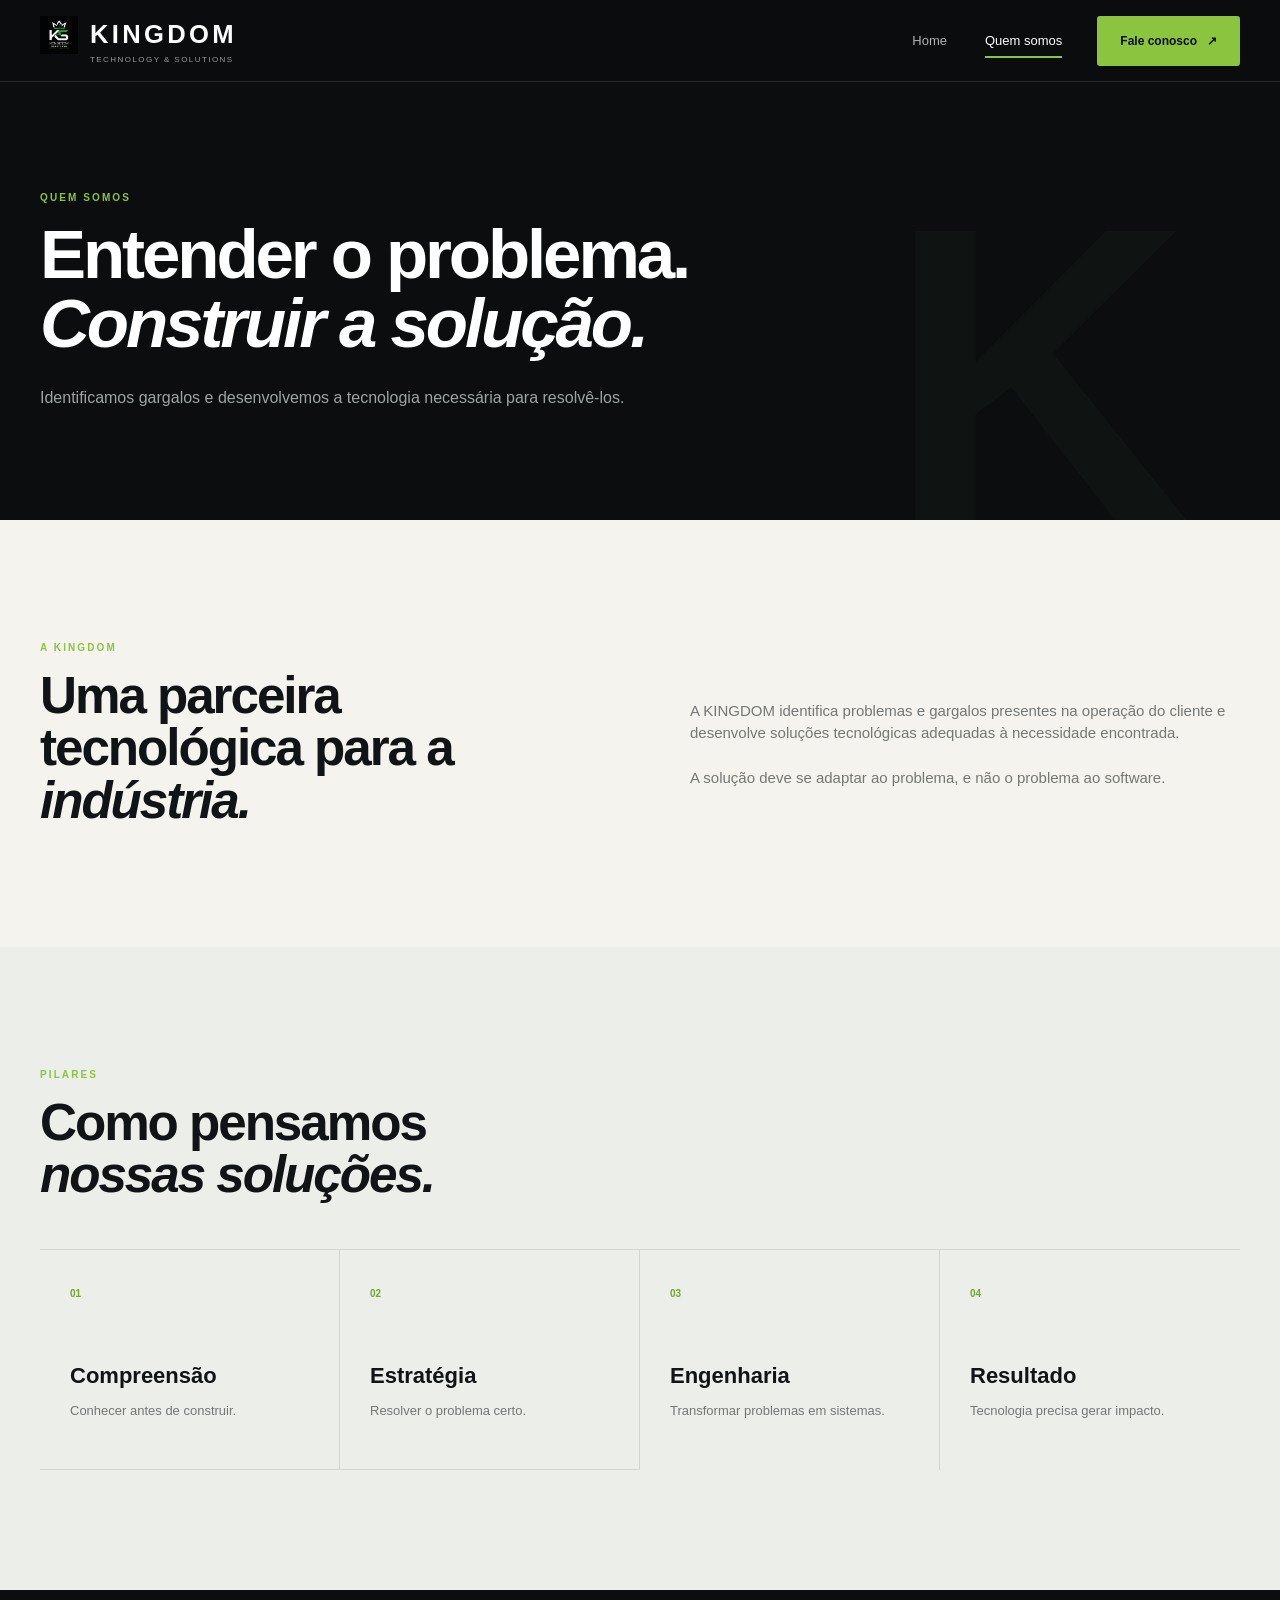
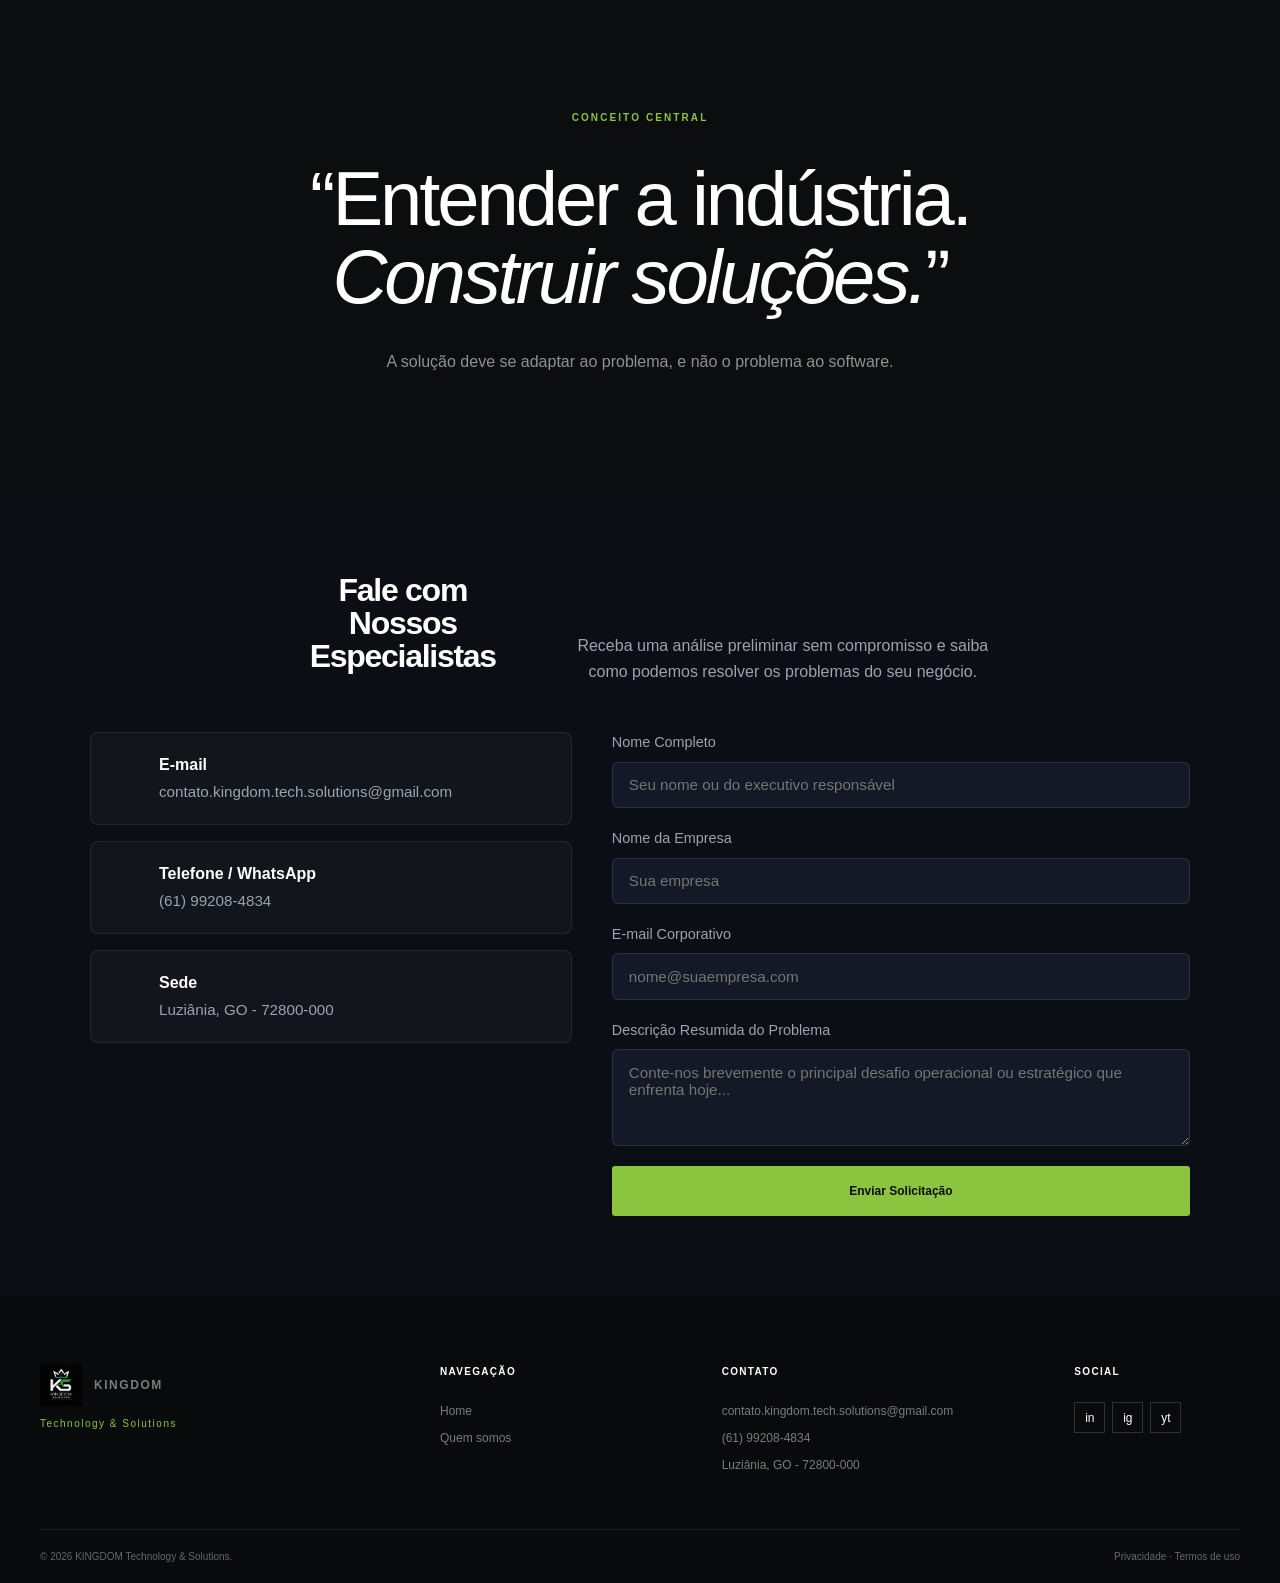
<file: institucional-kingdom-main/quem-somos.html>
<!doctype html>
<html lang="pt-BR">

<head>
    <meta charset="utf-8">
    <meta name="viewport" content="width=device-width, initial-scale=1">
    <title>Quem somos — KINGDOM</title>
    <meta name="description"
        content="Conheça a KINGDOM Technology & Solutions: nossa filosofia de entender a indústria antes de construir soluções e os pilares do nosso método de trabalho.">
    <meta name="robots" content="index, follow">
    <meta name="theme-color" content="#0b0d0f">
    <!-- TODO: confirmar o domínio final de produção antes de publicar e trocar os placeholders abaixo -->
    <link rel="canonical" href="https://www.kingdom.com.br/quem-somos.html">
    <meta property="og:type" content="website">
    <meta property="og:locale" content="pt_BR">
    <meta property="og:site_name" content="KINGDOM Technology & Solutions">
    <meta property="og:title" content="Quem somos — KINGDOM">
    <meta property="og:description"
        content="A filosofia, os pilares e o método de trabalho por trás da KINGDOM Technology & Solutions.">
    <meta property="og:url" content="https://www.kingdom.com.br/quem-somos.html">
    <meta name="twitter:card" content="summary">
    <meta name="twitter:title" content="Quem somos — KINGDOM">
    <meta name="twitter:description"
        content="A filosofia, os pilares e o método de trabalho por trás da KINGDOM Technology & Solutions.">

    <link rel="icon" type="image/png" href="src/resources/img/logotipo.png" sizes="32x32">
    <link rel="apple-touch-icon" href="src/resources/img/apple-touch-icon.png">

    <link rel="stylesheet" href="src/styles/style.css">
</head>

<body>
    <header class="header">
        <div class="container nav">
            <a class="brand" href="index.html" aria-label="KINGDOM Technology & Solutions — página inicial">
                <picture>
                    <source srcset="src/resources/img/logotipo.png" type="image/webp">
                    <img class="brand-mark" src="src/resources/img/logotipo.png" width="240" height="251" alt=""
                        loading="eager" decoding="async">
                </picture>
                <span class="wordmark">KINGDOM</span>
                <small>TECHNOLOGY &amp; SOLUTIONS</small>
            </a>
            <button class="menu" type="button" aria-label="Abrir menu" aria-expanded="false"
                aria-controls="menu-principal">
                <span></span>
                <span></span>
                <span></span>
            </button>
            <nav id="menu-principal" class="links" aria-label="Navegação principal">
                <a href="index.html">Home</a>
                <a class="active" href="quem-somos.html">Quem somos</a>
            </nav>
            <a class="button button-accent header-button" href="index.html#contato">Fale conosco <b>↗</b></a>
        </div>
    </header>
    <main>
        <section class="inner-hero">
            <div class="container">
                <p class="kicker">QUEM SOMOS</p>
                <h1>Entender o problema.<br><em>Construir a solução.</em></h1>
                <p>Identificamos gargalos e desenvolvemos a tecnologia necessária para resolvê-los.</p>
            </div>
        </section>
        <section class="section about-detail">
            <div class="container split">
                <div class="reveal">
                    <p class="kicker">A KINGDOM</p>
                    <h2>Uma parceira tecnológica para a <em>indústria.</em></h2>
                </div>
                <div class="reveal">
                    <p class="copy">A KINGDOM identifica problemas e gargalos presentes na operação do cliente e
                        desenvolve soluções tecnológicas adequadas à necessidade encontrada.</p>
                    <p class="copy">A solução deve se adaptar ao problema, e não o problema ao software.</p>
                </div>
            </div>
        </section>
        <section class="section pillars">
            <div class="container">
                <div class="section-head reveal">
                    <div>
                        <p class="kicker">PILARES</p>
                        <h2>Como pensamos<br><em>nossas soluções.</em></h2>
                    </div>
                </div>
                <div class="pillar-grid">
                    <article class="pillar reveal"><b>01</b>
                        <h3>Compreensão</h3>
                        <p>Conhecer antes de construir.</p>
                    </article>
                    <article class="pillar reveal"><b>02</b>
                        <h3>Estratégia</h3>
                        <p>Resolver o problema certo.</p>
                    </article>
                    <article class="pillar reveal"><b>03</b>
                        <h3>Engenharia</h3>
                        <p>Transformar problemas em sistemas.</p>
                    </article>
                    <article class="pillar reveal"><b>04</b>
                        <h3>Resultado</h3>
                        <p>Tecnologia precisa gerar impacto.</p>
                    </article>
                </div>
            </div>
        </section>
        <section class="section philosophy">
            <div class="container philosophy-inner reveal">
                <p class="kicker">CONCEITO CENTRAL</p>
                <blockquote>“Entender a indústria.<br>
                    <em>Construir soluções.</em>”
                </blockquote>
                <p>A solução deve se adaptar ao problema, e não
                    o problema ao software.</p>
            </div>
        </section>
        <section id="contato" class="section reveal">
            <div class="container">
                <div class="section-head">
                    <h2>Fale com Nossos Especialistas</h2>
                    <p>Receba uma análise preliminar sem compromisso e saiba como podemos resolver os problemas do seu
                        negócio.</p>
                </div>

                <div class="contact-grid">
                    <div class="contact-info">
                        <div class="info-item">
                            <i class="fa-solid fa-envelope" aria-hidden="true"></i>
                            <div>
                                <h4>E-mail</h4>
                                <p>contato.kingdom.tech.solutions@gmail.com</p>
                            </div>
                        </div>
                        <div class="info-item">
                            <i class="fa-solid fa-phone" aria-hidden="true"></i>
                            <div>
                                <h4>Telefone / WhatsApp</h4>
                                <p>(61) 99208-4834</p>
                            </div>
                        </div>
                        <div class="info-item">
                            <i class="fa-solid fa-location-dot" aria-hidden="true"></i>
                            <div>
                                <h4>Sede</h4>
                                <p>Luziânia, GO - 72800-000</p>
                            </div>
                        </div>
                    </div>

                    <form id="form-contato" novalidate>
                        <div class="form-group">
                            <label for="nome">Nome Completo</label>
                            <input type="text" id="nome" name="nome" autocomplete="name"
                                placeholder="Seu nome ou do executivo responsável" required>
                        </div>
                        <div class="form-group">
                            <label for="empresa">Nome da Empresa</label>
                            <input type="text" id="empresa" name="empresa" autocomplete="organization"
                                placeholder="Sua empresa" required>
                        </div>
                        <div class="form-group">
                            <label for="email">E-mail Corporativo</label>
                            <input type="email" id="email" name="email" autocomplete="email"
                                placeholder="nome@suaempresa.com" required>
                        </div>
                        <div class="form-group">
                            <label for="mensagem">Descrição Resumida do Problema</label>
                            <textarea id="mensagem" name="mensagem" rows="4"
                                placeholder="Conte-nos brevemente o principal desafio operacional ou estratégico que enfrenta hoje..."
                                required></textarea>
                        </div>
                        <button type="submit" class="button button-accent"
                            style="width: 100%; border: none; cursor: pointer;">Enviar Solicitação</button>
                    </form>
                </div>
            </div>
        </section>
    </main>

    <div id="modal-sucesso" class="modal" aria-hidden="true" role="dialog" aria-modal="true">
        <div class="modal-content">
            <button class="modal-close" type="button" aria-label="Fechar">×</button>
            <h3>Mensagem enviada com sucesso!</h3>
            <p>A equipe KINGDOM entrará em contato.</p>
        </div>
    </div>

    <footer class="footer">
        <div class="container footer-grid">
            <div>
                <a class="brand footer-brand" href="index.html"
                    aria-label="KINGDOM Technology & Solutions — página inicial">
                    <picture>
                        <source srcset="src/resources/img/logotipo.png" type="image/webp">
                        <img class="brand-mark" src="src/resources/img/logotipo.png" width="240" height="251" alt=""
                            loading="lazy" decoding="async">
                    </picture>
                    <span class="wordmark">KINGDOM</span>
                </a>
                <p>Technology &amp; Solutions</p>
            </div>
            <div>
                <h4>Navegação</h4><a href="index.html">Home</a><a href="quem-somos.html">Quem somos</a>
            </div>
            <div>
                <h4>Contato</h4><a href="mailto:contato@kingdom.com.br">contato.kingdom.tech.solutions@gmail.com</a><span>(61) 99208-4834
                    </span><span>Luziânia, GO - 72800-000</span>
            </div>
            <div>
                <h4>Social</h4>
                <div class="social"><a href="#">in</a><a href="#">ig</a><a href="#">yt</a></div>
            </div>
        </div>
        <div class="container footer-bottom"><span>© 2026 KINGDOM Technology &amp; Solutions.</span><span>Privacidade ·
                Termos de uso</span></div>
    </footer>
    <script src="src/js/main.js" defer></script>
</body>

</html>
</file>
<file: src/styles/style.css>
/*
 * KINGDOM Technology & Solutions — style.css
 *
 * Metodologia: MOBILE-FIRST.
 * As regras sem @media são a base para telas de celular.
 * @media(min-width:681px)  -> ajustes para tablet/notebook.
 * @media(min-width:951px)  -> ajustes para desktop grande.
 * Cada tier só redeclara o que MUDA em relação ao tier anterior.
 */

:root {
    --bg: #0b0d0f;
    --bg2: #111518;
    --paper: #f5f3ee;
    --white: #fff;
    --ink: #111416;
    --muted: #737876;
    --line: #d9dbd6;
    --green: #8bc53f;
    --green2: #70a72d;
    --max: 1200px
}

* {
    box-sizing: border-box;
    margin: 0;
    padding: 0
}

html {
    scroll-behavior: smooth
}

body {
    font-family: Arial, Helvetica, sans-serif;
    background: var(--paper);
    color: var(--ink);
    line-height: 1.5
}

a {
    text-decoration: none;
    color: inherit
}

.container {
    width: min(calc(100% - 32px), var(--max));
    margin: auto
}

@media(min-width:681px) {
    .container {
        width: min(calc(100% - 48px), var(--max))
    }
}

/* ===== Header / navegação ===== */
.header {
    height: 70px;
    position: fixed;
    z-index: 20;
    inset: 0 0 auto;
    background: rgba(11, 13, 15, .94);
    backdrop-filter: blur(14px);
    border-bottom: 1px solid #24282a;
    color: #fff
}

@media(min-width:681px) {
    .header {
        height: 82px
    }
}

.nav {
    height: 100%;
    display: flex;
    align-items: center;
    gap: 35px
}

.brand {
    display: grid;
    grid-template-columns: auto auto;
    grid-template-areas:
        'logo wordmark'
        'logo small';
    column-gap: 12px;
    align-items: center;
    justify-content: start
}

/* Marca (logotipo real) — substitui o antigo ícone desenhado em CSS */
.brand-mark {
    grid-area: logo;
    display: block;
    width: 34px;
    height: auto
}

@media(min-width:951px) {
    .brand-mark {
        width: 38px
    }
}

.footer-brand .brand-mark {
    width: 42px
}

.wordmark {
    grid-area: wordmark;
    font-weight: 800;
    font-size: clamp(1.5rem, 2vw, 3rem);
    letter-spacing: .13em;
    line-height: .9
}

.brand small {
    grid-area: small;
    display: none;
    font-size: 8px;
    letter-spacing: .18em;
    color: #969d9a
}

@media(min-width:681px) {
    .brand small {
        display: block;
        font-size:8px;
    }
}

.links {
    display: none;
    position: absolute;
    top: 70px;
    left: 16px;
    right: 16px;
    background: #111518;
    border: 1px solid #2b3031;
    padding: 8px;
    flex-direction: column;
    gap: 0
}

.links.open {
    display: flex
}

.links a {
    font-size: 13px;
    color: #aeb4b2;
    padding: 14px;
    position: relative
}

.links a.active,
.links a:hover {
    color: #fff
}

.links a.active:after {
    content: "";
    height: 2px;
    background: var(--green);
    position: absolute;
    bottom: 7px;
    left: 14px;
    right: auto;
    width: 30px
}

@media(min-width:681px) {
    .links {
        display: flex;
        position: static;
        flex-direction: row;
        gap: 20px;
        background: none;
        border: 0;
        padding: 0;
        margin-left: auto
    }

    .links a {
        padding: 31px 0
    }

    .links a.active:after {
        bottom: 23px;
        left: 0;
        right: 0;
        width: auto
    }
}

@media(min-width:951px) {
    .links {
        gap: 38px
    }
}

.button {
    display: inline-flex;
    align-items: center;
    justify-content: center;
    gap: 10px;
    min-height: 50px;
    padding: 0 22px;
    border-radius: 3px;
    border: 1px solid transparent;
    font-size: 12px;
    font-weight: 800;
    transition: .25s
}

.button-accent {
    background: var(--green);
    color: #0b0d0f
}

.button-accent:hover {
    background: #a0d75a;
    transform: translateY(-2px)
}

.button-outline {
    color: #fff;
    border-color: #59605e
}

.button-outline:hover {
    border-color: var(--green);
    color: var(--green)
}

.button-light {
    background: var(--paper);
    color: var(--ink)
}

.header-button {
    display: none
}

@media(min-width:681px) {
    .header-button {
        display: inline-flex
    }
}

.menu {
    display: block;
    margin-left: auto;
    background: none;
    border: 0
}

@media(min-width:681px) {
    .menu {
        display: none
    }
}

.menu span {
    display: block;
    width: 26px;
    height: 2px;
    background: #fff;
    margin: 5px
}

/* ===== Hero ===== */
.hero {
    min-height: 680px;
    padding-top: 3px;
    background: var(--bg);
    color: #fff;
    position: relative;
    overflow: hidden
}

@media(min-width:681px) {
    .hero {
        padding-top: 32px
    }
}

@media(min-width:951px) {
    .hero {
        min-height: 760px
    }
}

.hero:before {
    content: "";
    position: absolute;
    inset: 0;
    background: radial-gradient(circle at 76% 48%, rgba(139, 197, 63, .13), transparent 27%), linear-gradient(100deg, #080a0b 18%, rgba(8, 10, 11, .72) 58%, rgba(8, 10, 11, .35))
}

.hero-grid {
    position: absolute;
    inset: 0;
    background-image: linear-gradient(#fff1 1px, transparent 1px), linear-gradient(90deg, #fff1 1px, transparent 1px);
    background-size: 60px 60px;
    mask-image: linear-gradient(90deg, #000, transparent 90%)
}

.hero-layout {
    min-height: 598px;
    display: grid;
    grid-template-columns: 1fr;
    align-items: center;
    position: relative
}

@media(min-width:951px) {
    .hero-layout {
        min-height: 678px;
        grid-template-columns: 1fr 1fr
    }
}

.kicker {
    font-size: 10px;
    letter-spacing: .21em;
    color: var(--green);
    font-weight: 800;
    margin-bottom: 15px;
}

.hero h1,
.inner-hero h1 {
    font-size: 48px;
    line-height: 1;
    letter-spacing: -.045em
}

@media(min-width:681px) {

    .hero h1,
    .inner-hero h1 {
        font-size: clamp(48px, 5.4vw, 78px)
    }
}

.hero .lead {
    max-width: 530px;
    color: #b3b8b6;
    margin: 28px 0 34px;
    font-size: 15px
}

.actions {
    display: flex;
    gap: 12px;
    flex-wrap: wrap
}

.actions .button {
    width: 100%
}

@media(min-width:681px) {
    .actions .button {
        width: auto
    }
}

.hero-art {
    height: 550px;
    position: relative;
    display: none
}

@media(min-width:951px) {
    .hero-art {
        display: block
    }
}

.core {
    width: 230px;
    height: 230px;
    position: absolute;
    left: 30%;
    top: 30%;
    border: 1px solid var(--green);
    transform: rotate(45deg);
    box-shadow: 0 0 80px #8bc53f20
}

.core:before {
    content: "";
    position: absolute;
    inset: 34px;
    border: 1px solid #fff3
}

.core span {
    position: absolute;
    inset: 0;
    display: grid;
    place-items: center;
    transform: rotate(-45deg);
    font-size: 100px;
    font-weight: 800;
    color: #8bc53f14
}

.wire {
    position: absolute;
    height: 1px;
    background: #8bc53f80;
    transform-origin: left
}

.wire-a {
    width: 370px;
    left: 12%;
    top: 39%;
    transform: rotate(17deg)
}

.wire-b {
    width: 330px;
    left: 40%;
    top: 63%;
    transform: rotate(-25deg)
}

.wire-c {
    width: 230px;
    left: 52%;
    top: 31%;
    transform: rotate(66deg)
}

.module {
    position: absolute;
    background: #0b0d0fd9;
    border: 1px solid #8bc53f88;
    padding: 14px 17px;
    min-width: 145px
}

.module small {
    display: block;
    color: #7f8884;
    font-size: 9px
}

.module b {
    font-size: 11px;
    letter-spacing: .1em
}

.m1 {
    right: 75px;
    top: 105px
}

.m2 {
    right: 0;
    top: 275px
}

.m3 {
    left: 50px;
    bottom: 65px
}

.scroll {
    position: absolute;
    bottom: 90px;
    left: 50%;
    transform: translateX(-50%);
    font-size: 9px;
    letter-spacing: .2em;
    color: #747b78
}
@media(min-width:951px) {
    .scroll {
        bottom: 140px
    }
}

.scroll span {
    color: var(--green);
    margin-left: 8px
}

/* ===== Seções gerais ===== */
.section {
    padding: 78px 0
}

@media(min-width:681px) {
    .section {
        padding: 120px 0
    }
}

.split {
    display: grid;
    grid-template-columns: 1fr;
    gap: 100px;
    align-items: center
}

@media(min-width:951px) {
    .split {
        grid-template-columns: 1fr 1fr
    }
}

.diagram {
    height: 330px;
    background: var(--bg);
    position: relative;
    overflow: hidden
}

@media(min-width:681px) {
    .diagram {
        height: 460px
    }
}

.diagram>span {
    position: absolute;
    top: 20px;
    left: 22px;
    color: #8b918e;
    font-size: 9px;
    letter-spacing: .16em
}

.d-grid {
    position: absolute;
    inset: 0;
    background-image: linear-gradient(#fff1 1px, transparent 1px), linear-gradient(90deg, #fff1 1px, transparent 1px);
    background-size: 38px 38px
}

.d-shape {
    position: absolute;
    border: 1px solid #8bc53f99;
    background: #8bc53f08
}

.d1 {
    width: 280px;
    height: 280px;
    right: 75px;
    top: 90px;
    transform: rotate(30deg)
}

.d2 {
    width: 160px;
    height: 70px;
    left: 35px;
    bottom: 70px
}

.d3 {
    width: 90px;
    height: 190px;
    right: 25px;
    bottom: 20px
}

.diagram strong {
    position: absolute;
    right: 47%;
    top: 41%;
    font-size: 100px;
    color: #8bc53f
}

.split h2,
.section-head h2,
.method h2,
.about-detail h2 {
    font-size: clamp(38px, 4vw, 58px);
    line-height: 1.02;
    letter-spacing: -.04em
}

.copy {
    color: var(--muted);
    margin-top: 22px;
    font-size: 15px
}

.stats {
    display: flex;
    gap: 20px;
    border-top: 1px solid var(--line);
    margin-top: 36px;
    padding-top: 22px
}

@media(min-width:681px) {
    .stats {
        gap: 45px
    }
}

.stats b {
    display: block;
    font-size: 25px
}

@media(min-width:681px) {
    .stats b {
        font-size: 31px
    }
}

.stats span {
    font-size: 10px;
    text-transform: uppercase;
    letter-spacing: .08em;
    color: var(--muted)
}

.text-link {
    display: inline-block;
    margin-top: 30px;
    font-size: 12px;
    font-weight: 800;
    border-bottom: 1px solid var(--green);
    padding-bottom: 4px
}

.solutions,
.pillars {
    background: #eceee9
}

.section-head {
    display: block;
    margin-bottom: 48px
}

.section-head>p {
    max-width: 430px;
    color: var(--muted);
    font-size: 14px;
    margin-top: 20px
}

@media(min-width:951px) {
    .section-head {
        display: flex;
        justify-content: space-between;
        align-items: end;
        gap: 60px
    }

    .section-head>p {
        margin-top: 0
    }
}

.cards {
    display: grid;
    grid-template-columns: 1fr;
    gap: 14px
}

@media(min-width:681px) {
    .cards {
        grid-template-columns: repeat(2, 1fr)
    }
}

@media(min-width:951px) {
    .cards {
        grid-template-columns: repeat(4, 1fr)
    }
}

.card {
    background: var(--paper);
    border: 1px solid #dfe1dc;
    min-height: 350px;
    padding: 27px;
    position: relative;
    transition: .25s
}

.card:hover {
    transform: translateY(-7px);
    border-color: var(--green)
}

.card>span {
    position: absolute;
    top: 24px;
    right: 24px;
    color: #a4aaa7;
    font-size: 10px
}

.card i {
    display: grid;
    place-items: center;
    width: 52px;
    height: 52px;
    border: 1px solid #cfd3ce;
    color: var(--green2);
    font-size: 27px;
    font-style: normal;
    margin-bottom: 80px
}

.card h3 {
    font-size: 19px;
    line-height: 1.1;
    margin-bottom: 13px
}

.card p {
    font-size: 13px;
    color: var(--muted)
}

.card a {
    display: block;
    margin-top: 22px;
    font-size: 11px;
    color: var(--green2);
    font-weight: 800
}

.method {
    background: var(--bg);
    color: #fff
}

.method-grid {
    display: grid;
    grid-template-columns: 1fr;
    gap: 120px
}

@media(min-width:951px) {
    .method-grid {
        grid-template-columns: .9fr 1.1fr
    }
}

.dark-copy {
    color: #969d9a;
    max-width: 520px
}

.steps {
    border-top: 1px solid #2c3132
}

.steps>div {
    display: grid;
    grid-template-columns: 60px 1fr;
    gap: 20px;
    padding: 24px 0;
    border-bottom: 1px solid #2c3132
}

.steps b {
    color: var(--green);
    font-size: 10px
}

.steps h3 {
    font-size: 21px
}

.steps p {
    color: #7f8784;
    font-size: 13px;
    margin-top: 4px
}

/* ===== CTA ===== */
.cta {
    padding: 76px 0;
    background: var(--green)
}

.cta-inner {
    display: block
}

@media(min-width:681px) {
    .cta-inner {
        display: flex;
        justify-content: space-between;
        align-items: center;
        gap: 40px
    }
}

.cta .kicker {
    color: #24330f
}

.cta h2 {
    font-size: clamp(32px, 4vw, 54px);
    line-height: 1.02;
    letter-spacing: -.04em
}

.cta .button {
    margin-top: 25px
}

@media(min-width:681px) {
    .cta .button {
        margin-top: 0
    }
}

/* ===== Rodapé ===== */
.footer {
    background: #080a0c;
    color: #fff;
    padding-top: 68px
}

.footer-grid {
    display: grid;
    grid-template-columns: 1fr;
    gap: 45px;
    padding-bottom: 55px
}

@media(min-width:681px) {
    .footer-grid {
        grid-template-columns: 1fr 1fr
    }
}

@media(min-width:951px) {
    .footer-grid {
        grid-template-columns: 1.5fr 1fr 1.3fr .7fr
    }
}

.footer-brand {
    margin-bottom: 10px
}

.footer-grid p {
    color: var(--green);
    font-size: 10px;
    letter-spacing: .15em
}

.footer-grid small {
    display: block;
    color: #727976;
    max-width: 270px;
    margin-top: 15px
}

.footer-grid h4 {
    font-size: 10px;
    text-transform: uppercase;
    letter-spacing: .13em;
    margin-bottom: 14px
}

.footer-grid>div:not(:first-child) {
    display: flex;
    flex-direction: column;
    gap: 9px
}

.footer-grid a,
.footer-grid span {
    font-size: 12px;
    color: #777e7b
}

.footer-grid a:hover {
    color: var(--green)
}

.social {
    display: flex !important;
    flex-direction: row !important;
    gap: 7px
}

.social a {
    width: 31px;
    height: 31px;
    border: 1px solid #2c3132;
    display: grid;
    place-items: center;
    color: #fff
}

.footer-bottom {
    border-top: 1px solid #202426;
    padding: 19px 0;
    display: block;
    color: #626a67;
    font-size: 10px
}

.footer-bottom span {
    display: block
}

.footer-bottom span+span {
    margin-top: 8px
}

@media(min-width:681px) {
    .footer-bottom {
        display: flex;
        justify-content: space-between
    }

    .footer-bottom span {
        display: inline
    }

    .footer-bottom span+span {
        margin-top: 0
    }
}

/* ===== Página "Quem somos" ===== */
.inner-hero {
    background: var(--bg);
    color: #fff;
    padding: 150px 0 85px;
    position: relative;
    overflow: hidden
}

@media(min-width:681px) {
    .inner-hero {
        padding: 190px 0 110px
    }
}

.inner-hero:after {
    content: "K";
    position: absolute;
    right: 7%;
    top: 100px;
    font-size: 260px;
    color: #8bc53f08;
    font-weight: 800
}

@media(min-width:681px) {
    .inner-hero:after {
        top: 60px;
        font-size: 420px
    }
}

.inner-hero .container {
    position: relative;
    z-index: 1
}

.inner-hero p:last-child {
    max-width: 620px;
    color: #9da4a1;
    margin-top: 28px
}

.about-detail {
    background: var(--paper)
}

.pillar-grid {
    display: grid;
    grid-template-columns: 1fr;
    border-top: 1px solid #d2d5d0
}

@media(min-width:681px) {
    .pillar-grid {
        grid-template-columns: repeat(2, 1fr)
    }
}

@media(min-width:951px) {
    .pillar-grid {
        grid-template-columns: repeat(4, 1fr)
    }
}

.pillar {
    padding: 30px;
    min-height: 220px;
    border-bottom: 1px solid #d2d5d0
}

.pillar:last-child {
    border-bottom: 0
}

@media(min-width:681px) {
    .pillar {
        border-right: 1px solid #d2d5d0
    }

    .pillar:nth-child(2n) {
        border-right: 0
    }

    .pillar:nth-child(-n+2) {
        border-bottom: 1px solid #d2d5d0
    }

    .pillar:nth-child(n+3) {
        border-bottom: 0
    }
}

@media(min-width:951px) {
    .pillar {
        border-bottom: 0
    }

    .pillar:nth-child(2n) {
        border-right: 1px solid #d2d5d0
    }

    .pillar:last-child {
        border-right: 0
    }
}

.pillar>b {
    color: var(--green2);
    font-size: 10px
}

.pillar h3 {
    font-size: 22px;
    margin-top: 55px
}

.pillar p {
    color: var(--muted);
    font-size: 13px;
    margin-top: 9px
}

.philosophy {
    background: var(--bg);
    color: #fff;
    text-align: center
}

.philosophy-inner {
    max-width: 900px
}

.philosophy blockquote {
    font-size: clamp(42px, 6vw, 76px);
    line-height: 1.02;
    letter-spacing: -.04em;
    margin: 35px 0
}

.philosophy-inner>p:last-child {
    max-width: 580px;
    margin: auto;
    color: #8c9490
}

.reveal {
    opacity: 0;
    transform: translateY(22px);
    transition: .7s cubic-bezier(.2, .7, .2, 1)
}

.reveal.show {
    opacity: 1;
    transform: none
}

/* ===== Seção de contato (index.html) ===== */
#contato {
    background-color: #0b0e14;
    color: #ffffff;
    padding: 5rem 1.5rem
}

#contato .section-head {
    text-align: center;
    max-width: 700px;
    margin: 0 auto 3rem auto
}

#contato .section-head h2 {
    font-size: 2rem;
    color: #ffffff;
    margin-bottom: 0.75rem
}

#contato .section-head p {
    color: #9ca3af;
    font-size: 1rem;
    line-height: 1.6
}

.contact-grid {
    display: grid;
    grid-template-columns: 1fr;
    gap: 2.5rem;
    max-width: 1100px;
    margin: 0 auto;
    align-items: start
}

@media(min-width:681px) {
    .contact-grid {
        grid-template-columns: 1fr 1.2fr
    }
}

.contact-info {
    display: flex;
    flex-direction: column;
    gap: 1rem
}

.info-item {
    background: rgba(255, 255, 255, 0.03);
    border: 1px solid rgba(255, 255, 255, 0.08);
    border-radius: 8px;
    padding: 1.25rem 1.5rem;
    display: flex;
    align-items: center;
    gap: 1.25rem
}

.info-item i {
    color: #80c342;
    font-size: 1.25rem;
    width: 24px;
    text-align: center
}

.info-item h4 {
    margin: 0 0 0.25rem 0;
    font-size: 1rem;
    color: #ffffff;
    font-weight: 600
}

.info-item p {
    margin: 0;
    color: #9ca3af;
    font-size: 0.95rem
}

.form-group {
    margin-bottom: 1.25rem;
    display: flex;
    flex-direction: column;
    text-align: left
}

.form-group label {
    font-size: 0.9rem;
    color: #9ca3af;
    margin-bottom: 0.5rem
}

.form-group input,
.form-group textarea {
    width: 100%;
    background: #131927;
    border: 1px solid rgba(255, 255, 255, 0.1);
    border-radius: 6px;
    padding: 0.85rem 1rem;
    color: #ffffff;
    font-family: inherit;
    font-size: 0.95rem;
    box-sizing: border-box;
    outline: none;
    transition: border-color 0.2s
}

.form-group input:focus,
.form-group textarea:focus {
    border-color: #80c342;
    background: #172033
}

.form-group textarea {
    resize: vertical
}
</file>
<file: institucional-kingdom-main/src/styles/style.css>
/*
 * KINGDOM Technology & Solutions — style.css
 *
 * Metodologia: MOBILE-FIRST.
 * As regras sem @media são a base para telas de celular.
 * @media(min-width:681px)  -> ajustes para tablet/notebook.
 * @media(min-width:951px)  -> ajustes para desktop grande.
 * Cada tier só redeclara o que MUDA em relação ao tier anterior.
 */

:root {
    --bg: #0b0d0f;
    --bg2: #111518;
    --paper: #f5f3ee;
    --white: #fff;
    --ink: #111416;
    --muted: #737876;
    --line: #d9dbd6;
    --green: #8bc53f;
    --green2: #70a72d;
    --max: 1200px
}

* {
    box-sizing: border-box;
    margin: 0;
    padding: 0
}

html {
    scroll-behavior: smooth
}

body {
    font-family: Arial, Helvetica, sans-serif;
    background: var(--paper);
    color: var(--ink);
    line-height: 1.5
}

a {
    text-decoration: none;
    color: inherit
}

.container {
    width: min(calc(100% - 32px), var(--max));
    margin: auto
}

@media(min-width:681px) {
    .container {
        width: min(calc(100% - 48px), var(--max))
    }
}

/* ===== Header / navegação ===== */
.header {
    height: 70px;
    position: fixed;
    z-index: 20;
    inset: 0 0 auto;
    background: rgba(11, 13, 15, .94);
    backdrop-filter: blur(14px);
    border-bottom: 1px solid #24282a;
    color: #fff
}

@media(min-width:681px) {
    .header {
        height: 82px
    }
}

.nav {
    height: 100%;
    display: flex;
    align-items: center;
    gap: 35px
}

.brand {
    display: grid;
    grid-template-columns: auto auto;
    grid-template-areas:
        'logo wordmark'
        'logo small';
    column-gap: 12px;
    align-items: center;
    justify-content: start
}

/* Marca (logotipo real) — substitui o antigo ícone desenhado em CSS */
.brand-mark {
    grid-area: logo;
    display: block;
    width: 34px;
    height: auto
}

@media(min-width:951px) {
    .brand-mark {
        width: 38px
    }
}

.footer-brand .brand-mark {
    width: 42px
}

.wordmark {
    grid-area: wordmark;
    font-weight: 800;
    font-size: clamp(1.5rem, 2vw, 3rem);
    letter-spacing: .13em;
    line-height: .9
}

.brand small {
    grid-area: small;
    display: none;
    font-size: 8px;
    letter-spacing: .18em;
    color: #969d9a
}

@media(min-width:681px) {
    .brand small {
        display: block;
        font-size:8px;
    }
}

.links {
    display: none;
    position: absolute;
    top: 70px;
    left: 16px;
    right: 16px;
    background: #111518;
    border: 1px solid #2b3031;
    padding: 8px;
    flex-direction: column;
    gap: 0
}

.links.open {
    display: flex
}

.links a {
    font-size: 13px;
    color: #aeb4b2;
    padding: 14px;
    position: relative
}

.links a.active,
.links a:hover {
    color: #fff
}

.links a.active:after {
    content: "";
    height: 2px;
    background: var(--green);
    position: absolute;
    bottom: 7px;
    left: 14px;
    right: auto;
    width: 30px
}

@media(min-width:681px) {
    .links {
        display: flex;
        position: static;
        flex-direction: row;
        gap: 20px;
        background: none;
        border: 0;
        padding: 0;
        margin-left: auto
    }

    .links a {
        padding: 31px 0
    }

    .links a.active:after {
        bottom: 23px;
        left: 0;
        right: 0;
        width: auto
    }
}

@media(min-width:951px) {
    .links {
        gap: 38px
    }
}

.button {
    display: inline-flex;
    align-items: center;
    justify-content: center;
    gap: 10px;
    min-height: 50px;
    padding: 0 22px;
    border-radius: 3px;
    border: 1px solid transparent;
    font-size: 12px;
    font-weight: 800;
    transition: .25s
}

.button-accent {
    background: var(--green);
    color: #0b0d0f
}

.button-accent:hover {
    background: #a0d75a;
    transform: translateY(-2px)
}

.button-outline {
    color: #fff;
    border-color: #59605e
}

.button-outline:hover {
    border-color: var(--green);
    color: var(--green)
}

.button-light {
    background: var(--paper);
    color: var(--ink)
}

.header-button {
    display: none
}

@media(min-width:681px) {
    .header-button {
        display: inline-flex
    }
}

.menu {
    display: block;
    margin-left: auto;
    background: none;
    border: 0
}

@media(min-width:681px) {
    .menu {
        display: none
    }
}

.menu span {
    display: block;
    width: 26px;
    height: 2px;
    background: #fff;
    margin: 5px
}

/* ===== Hero ===== */
.hero {
    min-height: 680px;
    padding-top: 3px;
    background: var(--bg);
    color: #fff;
    position: relative;
    overflow: hidden
}

@media(min-width:681px) {
    .hero {
        padding-top: 32px
    }
}

@media(min-width:951px) {
    .hero {
        min-height: 760px
    }
}

.hero:before {
    content: "";
    position: absolute;
    inset: 0;
    background: radial-gradient(circle at 76% 48%, rgba(139, 197, 63, .13), transparent 27%), linear-gradient(100deg, #080a0b 18%, rgba(8, 10, 11, .72) 58%, rgba(8, 10, 11, .35))
}

.hero-grid {
    position: absolute;
    inset: 0;
    background-image: linear-gradient(#fff1 1px, transparent 1px), linear-gradient(90deg, #fff1 1px, transparent 1px);
    background-size: 60px 60px;
    mask-image: linear-gradient(90deg, #000, transparent 90%)
}

.hero-layout {
    min-height: 598px;
    display: grid;
    grid-template-columns: 1fr;
    align-items: center;
    position: relative
}

@media(min-width:951px) {
    .hero-layout {
        min-height: 678px;
        grid-template-columns: 1fr 1fr
    }
}

.kicker {
    font-size: 10px;
    letter-spacing: .21em;
    color: var(--green);
    font-weight: 800;
    margin-bottom: 15px;
}

.hero h1,
.inner-hero h1 {
    font-size: 48px;
    line-height: 1;
    letter-spacing: -.045em
}

@media(min-width:681px) {

    .hero h1,
    .inner-hero h1 {
        font-size: clamp(48px, 5.4vw, 78px)
    }
}

.hero .lead {
    max-width: 530px;
    color: #b3b8b6;
    margin: 28px 0 34px;
    font-size: 15px
}

.actions {
    display: flex;
    gap: 12px;
    flex-wrap: wrap
}

.actions .button {
    width: 100%
}

@media(min-width:681px) {
    .actions .button {
        width: auto
    }
}

.hero-art {
    height: 550px;
    position: relative;
    display: none
}

@media(min-width:951px) {
    .hero-art {
        display: block
    }
}

.core {
    width: 230px;
    height: 230px;
    position: absolute;
    left: 30%;
    top: 30%;
    border: 1px solid var(--green);
    transform: rotate(45deg);
    box-shadow: 0 0 80px #8bc53f20
}

.core:before {
    content: "";
    position: absolute;
    inset: 34px;
    border: 1px solid #fff3
}

.core span {
    position: absolute;
    inset: 0;
    display: grid;
    place-items: center;
    transform: rotate(-45deg);
    font-size: 100px;
    font-weight: 800;
    color: #8bc53f14
}

.wire {
    position: absolute;
    height: 1px;
    background: #8bc53f80;
    transform-origin: left
}

.wire-a {
    width: 370px;
    left: 12%;
    top: 39%;
    transform: rotate(17deg)
}

.wire-b {
    width: 330px;
    left: 40%;
    top: 63%;
    transform: rotate(-25deg)
}

.wire-c {
    width: 230px;
    left: 52%;
    top: 31%;
    transform: rotate(66deg)
}

.module {
    position: absolute;
    background: #0b0d0fd9;
    border: 1px solid #8bc53f88;
    padding: 14px 17px;
    min-width: 145px
}

.module small {
    display: block;
    color: #7f8884;
    font-size: 9px
}

.module b {
    font-size: 11px;
    letter-spacing: .1em
}

.m1 {
    right: 75px;
    top: 105px
}

.m2 {
    right: 0;
    top: 275px
}

.m3 {
    left: 50px;
    bottom: 65px
}

.scroll {
    position: absolute;
    bottom: 90px;
    left: 50%;
    transform: translateX(-50%);
    font-size: 9px;
    letter-spacing: .2em;
    color: #747b78
}
@media(min-width:951px) {
    .scroll {
        bottom: 140px
    }
}

.scroll span {
    color: var(--green);
    margin-left: 8px
}

/* ===== Seções gerais ===== */
.section {
    padding: 78px 0
}

@media(min-width:681px) {
    .section {
        padding: 120px 0
    }
}

.split {
    display: grid;
    grid-template-columns: 1fr;
    gap: 100px;
    align-items: center
}

@media(min-width:951px) {
    .split {
        grid-template-columns: 1fr 1fr
    }
}

.diagram {
    height: 330px;
    background: var(--bg);
    position: relative;
    overflow: hidden
}

@media(min-width:681px) {
    .diagram {
        height: 460px
    }
}

.diagram>span {
    position: absolute;
    top: 20px;
    left: 22px;
    color: #8b918e;
    font-size: 9px;
    letter-spacing: .16em
}

.d-grid {
    position: absolute;
    inset: 0;
    background-image: linear-gradient(#fff1 1px, transparent 1px), linear-gradient(90deg, #fff1 1px, transparent 1px);
    background-size: 38px 38px
}

.d-shape {
    position: absolute;
    border: 1px solid #8bc53f99;
    background: #8bc53f08
}

.d1 {
    width: 280px;
    height: 280px;
    right: 75px;
    top: 90px;
    transform: rotate(30deg)
}

.d2 {
    width: 160px;
    height: 70px;
    left: 35px;
    bottom: 70px
}

.d3 {
    width: 90px;
    height: 190px;
    right: 25px;
    bottom: 20px
}

.diagram strong {
    position: absolute;
    right: 47%;
    top: 41%;
    font-size: 100px;
    color: #8bc53f
}

.split h2,
.section-head h2,
.method h2,
.about-detail h2 {
    font-size: clamp(38px, 4vw, 58px);
    line-height: 1.02;
    letter-spacing: -.04em
}

.copy {
    color: var(--muted);
    margin-top: 22px;
    font-size: 15px
}

.stats {
    display: flex;
    gap: 20px;
    border-top: 1px solid var(--line);
    margin-top: 36px;
    padding-top: 22px
}

@media(min-width:681px) {
    .stats {
        gap: 45px
    }
}

.stats b {
    display: block;
    font-size: 25px
}

@media(min-width:681px) {
    .stats b {
        font-size: 31px
    }
}

.stats span {
    font-size: 10px;
    text-transform: uppercase;
    letter-spacing: .08em;
    color: var(--muted)
}

.text-link {
    display: inline-block;
    margin-top: 30px;
    font-size: 12px;
    font-weight: 800;
    border-bottom: 1px solid var(--green);
    padding-bottom: 4px
}

.solutions,
.pillars {
    background: #eceee9
}

.section-head {
    display: block;
    margin-bottom: 48px
}

.section-head>p {
    max-width: 430px;
    color: var(--muted);
    font-size: 14px;
    margin-top: 20px
}

@media(min-width:951px) {
    .section-head {
        display: flex;
        justify-content: space-between;
        align-items: end;
        gap: 60px
    }

    .section-head>p {
        margin-top: 0
    }
}

.cards {
    display: grid;
    grid-template-columns: 1fr;
    gap: 14px
}

@media(min-width:681px) {
    .cards {
        grid-template-columns: repeat(2, 1fr)
    }
}

@media(min-width:951px) {
    .cards {
        grid-template-columns: repeat(4, 1fr)
    }
}

.card {
    background: var(--paper);
    border: 1px solid #dfe1dc;
    min-height: 350px;
    padding: 27px;
    position: relative;
    transition: .25s
}

.card:hover {
    transform: translateY(-7px);
    border-color: var(--green)
}

.card>span {
    position: absolute;
    top: 24px;
    right: 24px;
    color: #a4aaa7;
    font-size: 10px
}

.card i {
    display: grid;
    place-items: center;
    width: 52px;
    height: 52px;
    border: 1px solid #cfd3ce;
    color: var(--green2);
    font-size: 27px;
    font-style: normal;
    margin-bottom: 80px
}

.card h3 {
    font-size: 19px;
    line-height: 1.1;
    margin-bottom: 13px
}

.card p {
    font-size: 13px;
    color: var(--muted)
}

.card a {
    display: block;
    margin-top: 22px;
    font-size: 11px;
    color: var(--green2);
    font-weight: 800
}

.method {
    background: var(--bg);
    color: #fff
}

.method-grid {
    display: grid;
    grid-template-columns: 1fr;
    gap: 120px
}

@media(min-width:951px) {
    .method-grid {
        grid-template-columns: .9fr 1.1fr
    }
}

.dark-copy {
    color: #969d9a;
    max-width: 520px
}

.steps {
    border-top: 1px solid #2c3132
}

.steps>div {
    display: grid;
    grid-template-columns: 60px 1fr;
    gap: 20px;
    padding: 24px 0;
    border-bottom: 1px solid #2c3132
}

.steps b {
    color: var(--green);
    font-size: 10px
}

.steps h3 {
    font-size: 21px
}

.steps p {
    color: #7f8784;
    font-size: 13px;
    margin-top: 4px
}

/* ===== CTA ===== */
.cta {
    padding: 76px 0;
    background: var(--green)
}

.cta-inner {
    display: block
}

@media(min-width:681px) {
    .cta-inner {
        display: flex;
        justify-content: space-between;
        align-items: center;
        gap: 40px
    }
}

.cta .kicker {
    color: #24330f
}

.cta h2 {
    font-size: clamp(32px, 4vw, 54px);
    line-height: 1.02;
    letter-spacing: -.04em
}

.cta .button {
    margin-top: 25px
}

@media(min-width:681px) {
    .cta .button {
        margin-top: 0
    }
}

/* ===== Rodapé ===== */
.footer {
    background: #080a0c;
    color: #fff;
    padding-top: 68px
}

.footer-grid {
    display: grid;
    grid-template-columns: 1fr;
    gap: 45px;
    padding-bottom: 55px
}

@media(min-width:681px) {
    .footer-grid {
        grid-template-columns: 1fr 1fr
    }
}

@media(min-width:951px) {
    .footer-grid {
        grid-template-columns: 1.5fr 1fr 1.3fr .7fr
    }
}

.footer-brand {
    margin-bottom: 10px
}

.footer-grid p {
    color: var(--green);
    font-size: 10px;
    letter-spacing: .15em
}

.footer-grid small {
    display: block;
    color: #727976;
    max-width: 270px;
    margin-top: 15px
}

.footer-grid h4 {
    font-size: 10px;
    text-transform: uppercase;
    letter-spacing: .13em;
    margin-bottom: 14px
}

.footer-grid>div:not(:first-child) {
    display: flex;
    flex-direction: column;
    gap: 9px
}

.footer-grid a,
.footer-grid span {
    font-size: 12px;
    color: #777e7b
}

.footer-grid a:hover {
    color: var(--green)
}

.social {
    display: flex !important;
    flex-direction: row !important;
    gap: 7px
}

.social a {
    width: 31px;
    height: 31px;
    border: 1px solid #2c3132;
    display: grid;
    place-items: center;
    color: #fff
}

.footer-bottom {
    border-top: 1px solid #202426;
    padding: 19px 0;
    display: block;
    color: #626a67;
    font-size: 10px
}

.footer-bottom span {
    display: block
}

.footer-bottom span+span {
    margin-top: 8px
}

@media(min-width:681px) {
    .footer-bottom {
        display: flex;
        justify-content: space-between
    }

    .footer-bottom span {
        display: inline
    }

    .footer-bottom span+span {
        margin-top: 0
    }
}

/* ===== Página "Quem somos" ===== */
.inner-hero {
    background: var(--bg);
    color: #fff;
    padding: 150px 0 85px;
    position: relative;
    overflow: hidden
}

@media(min-width:681px) {
    .inner-hero {
        padding: 190px 0 110px
    }
}

.inner-hero:after {
    content: "K";
    position: absolute;
    right: 7%;
    top: 100px;
    font-size: 260px;
    color: #8bc53f08;
    font-weight: 800
}

@media(min-width:681px) {
    .inner-hero:after {
        top: 60px;
        font-size: 420px
    }
}

.inner-hero .container {
    position: relative;
    z-index: 1
}

.inner-hero p:last-child {
    max-width: 620px;
    color: #9da4a1;
    margin-top: 28px
}

.about-detail {
    background: var(--paper)
}

.pillar-grid {
    display: grid;
    grid-template-columns: 1fr;
    border-top: 1px solid #d2d5d0
}

@media(min-width:681px) {
    .pillar-grid {
        grid-template-columns: repeat(2, 1fr)
    }
}

@media(min-width:951px) {
    .pillar-grid {
        grid-template-columns: repeat(4, 1fr)
    }
}

.pillar {
    padding: 30px;
    min-height: 220px;
    border-bottom: 1px solid #d2d5d0
}

.pillar:last-child {
    border-bottom: 0
}

@media(min-width:681px) {
    .pillar {
        border-right: 1px solid #d5d5d0
    }

    .pillar:nth-child(2n) {
        border-right: 0
    }

    .pillar:nth-child(-n+2) {
        border-bottom: 1px solid #d2d5d0
    }

    .pillar:nth-child(n+3) {
        border-bottom: 0
    }
}

@media(min-width:951px) {
    .pillar {
        border-bottom: 0
    }

    .pillar:nth-child(2n) {
        border-right: 1px solid #d2d5d0
    }

    .pillar:last-child {
        border-right: 0
    }
}

.pillar>b {
    color: var(--green2);
    font-size: 10px
}

.pillar h3 {
    font-size: 22px;
    margin-top: 55px
}

.pillar p {
    color: var(--muted);
    font-size: 13px;
    margin-top: 9px
}

.philosophy {
    background: var(--bg);
    color: #fff;
    text-align: center
}

.philosophy-inner {
    max-width: 900px
}

.philosophy blockquote {
    font-size: clamp(42px, 6vw, 76px);
    line-height: 1.02;
    letter-spacing: -.04em;
    margin: 35px 0
}

.philosophy-inner>p:last-child {
    max-width: 580px;
    margin: auto;
    color: #8c9490
}

.reveal {
    opacity: 0;
    transform: translateY(22px);
    transition: .7s cubic-bezier(.2, .7, .2, 1)
}

.reveal.show {
    opacity: 1;
    transform: none
}

/* ===== Seção de contato (index.html) ===== */
#contato {
    background-color: #0b0e14;
    color: #ffffff;
    padding: 5rem 1.5rem
}

#contato .section-head {
    text-align: center;
    max-width: 700px;
    margin: 0 auto 3rem auto
}

#contato .section-head h2 {
    font-size: 2rem;
    color: #ffffff;
    margin-bottom: 0.75rem
}

#contato .section-head p {
    color: #9ca3af;
    font-size: 1rem;
    line-height: 1.6
}

.contact-grid {
    display: grid;
    grid-template-columns: 1fr;
    gap: 2.5rem;
    max-width: 1100px;
    margin: 0 auto;
    align-items: start
}

@media(min-width:681px) {
    .contact-grid {
        grid-template-columns: 1fr 1.2fr
    }
}

.contact-info {
    display: flex;
    flex-direction: column;
    gap: 1rem
}

.info-item {
    background: rgba(255, 255, 255, 0.03);
    border: 1px solid rgba(255, 255, 255, 0.08);
    border-radius: 8px;
    padding: 1.25rem 1.5rem;
    display: flex;
    align-items: center;
    gap: 1.25rem
}

.info-item i {
    color: #80c342;
    font-size: 1.25rem;
    width: 24px;
    text-align: center
}

.info-item h4 {
    margin: 0 0 0.25rem 0;
    font-size: 1rem;
    color: #ffffff;
    font-weight: 600
}

.info-item p {
    margin: 0;
    color: #9ca3af;
    font-size: 0.95rem
}

.form-group {
    margin-bottom: 1.25rem;
    display: flex;
    flex-direction: column;
    text-align: left
}

.form-group label {
    font-size: 0.9rem;
    color: #9ca3af;
    margin-bottom: 0.5rem
}

.form-group input,
.form-group textarea {
    width: 100%;
    background: #131927;
    border: 1px solid rgba(255, 255, 255, 0.1);
    border-radius: 6px;
    padding: 0.85rem 1rem;
    color: #ffffff;
    font-family: inherit;
    font-size: 0.95rem;
    box-sizing: border-box;
    outline: none;
    transition: border-color 0.2s
}

.form-group input:focus,
.form-group textarea:focus {
    border-color: #80c342;
    background: #172033
}

.form-group textarea {
    resize: vertical
}

.modal {
    position: fixed;
    inset: 0;
    display: none;
    align-items: center;
    justify-content: center;
    background: rgba(11, 13, 15, 0.75);
    z-index: 1000;
    padding: 1rem;
}

.modal.show {
    display: flex;
}

.modal-content {
    position: relative;
    width: min(420px, 100%);
    background: #101823;
    border: 1px solid rgba(255, 255, 255, 0.08);
    border-radius: 18px;
    padding: 2rem 1.5rem 1.5rem;
    text-align: center;
    box-shadow: 0 20px 45px rgba(0, 0, 0, 0.45);
}

.modal-content h3 {
    margin: 0 0 0.75rem;
    color: #ffffff;
    font-size: 1.6rem;
}

.modal-content p {
    color: #d5dae0;
    font-size: 1rem;
}

.modal-close {
    position: absolute;
    top: 0.75rem;
    right: 0.75rem;
    width: 2rem;
    height: 2rem;
    border: 0;
    border-radius: 50%;
    background: rgba(255, 255, 255, 0.08);
    color: #ffffff;
    font-size: 1.2rem;
    cursor: pointer;
}
</file>
